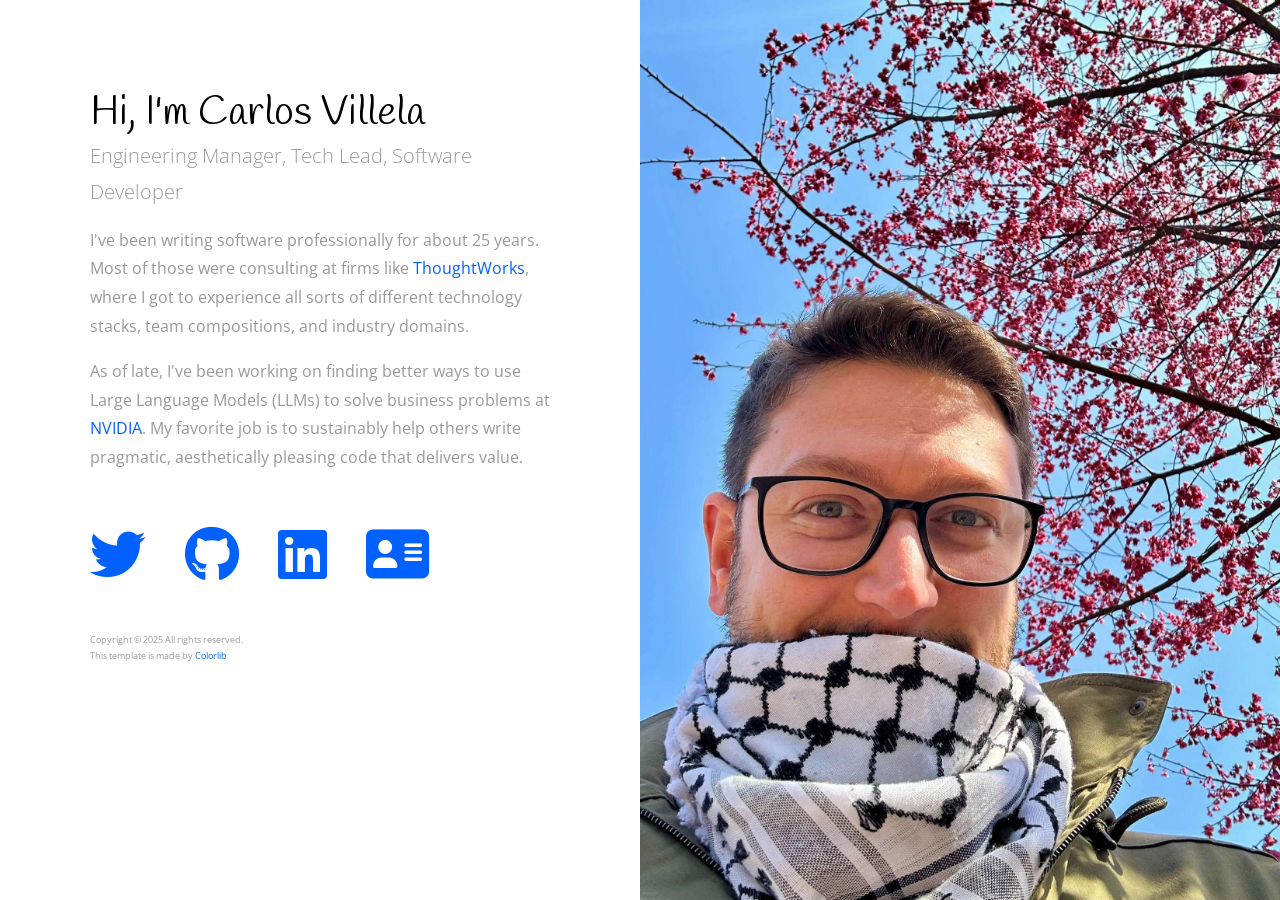
<file: index.html>
<!doctype html>
<html lang="en">
  <head>
    <title>lixo.org - Carlos Villela</title>
    <meta charset="utf-8">
    <meta name="viewport" content="width=device-width, initial-scale=1, shrink-to-fit=no">
    <meta name="description" content="Carlos Villela is an engineering manager, technical lead, and software developer focused on practical applications of large language models.">
    <meta property="og:type" content="profile">
    <meta property="og:title" content="Carlos Villela">
    <meta property="og:description" content="Carlos Villela is an engineering manager, technical lead, and software developer focused on practical applications of large language models.">
    <meta property="og:url" content="https://lixo.org/">
    <meta property="og:image" content="https://lixo.org/img/profile_big.jpg">
    <meta property="og:image:type" content="image/jpeg">
    <meta property="og:image:width" content="1737">
    <meta property="og:image:height" content="2316">
    <meta property="og:image:alt" content="Portrait of Carlos Villela beneath cherry blossoms">
    <meta property="profile:first_name" content="Carlos">
    <meta property="profile:last_name" content="Villela">
    <link rel="canonical" href="https://lixo.org/">
    <link rel="icon" href="favicon.svg" type="image/svg+xml">
    <link href="https://fonts.googleapis.com/css?family=Open+Sans:300,400" rel="stylesheet">
    <link rel="stylesheet" href="styles.css">
    <link rel="stylesheet" href="fonts/fontawesome/css/icons.css">
  </head>
  <body>
    <div>
      <aside role="img" aria-label="Portrait of Carlos Villela" style="background-image: url(img/profile_big.jpg);"></aside>
      <main>
        <h1 class="mb-0">Hi, I'm Carlos Villela</h1>
        <div class="mb-5">
          <p class="lead mb-3">Engineering Manager, Tech Lead, Software Developer</p>
          <p>
            I've been writing software professionally for about 25 years. Most of those were consulting at firms like <a href="https://thoughtworks.com">ThoughtWorks</a>, where I got to experience all sorts of different technology stacks, team compositions, and industry domains.
          </p>
          <p>
            As of late, I've been working on finding better ways to use Large Language Models (LLMs) to solve business problems at <a href="https://nvidia.com">NVIDIA</a>. My favorite job is to sustainably help others write pragmatic, aesthetically pleasing code that delivers value.
          </p>
        </div>

        <p class="display-4">
          <a href="https://twitter.com/cv" class="mr-4 fab fa-twitter" aria-label="Twitter"></a>
          <a href="https://github.com/cv" class="mr-4 fab fa-github" aria-label="GitHub"></a>
          <a href="https://linkedin.com/in/cvillela" class="mr-4 fab fa-linkedin" aria-label="LinkedIn"></a>
          <a href="/cv.vcf" class="mr-4 fa fa-address-card" aria-label="Download contact card"></a>
        </p>

        <p class="copyright">
          Copyright &copy; 2025 All rights reserved.<br/>
          This template is made by <a href="https://colorlib.com" target="_blank" rel="noopener">Colorlib</a>
        </p>
      </main>
    </div>
  </body>
</html>
</file>
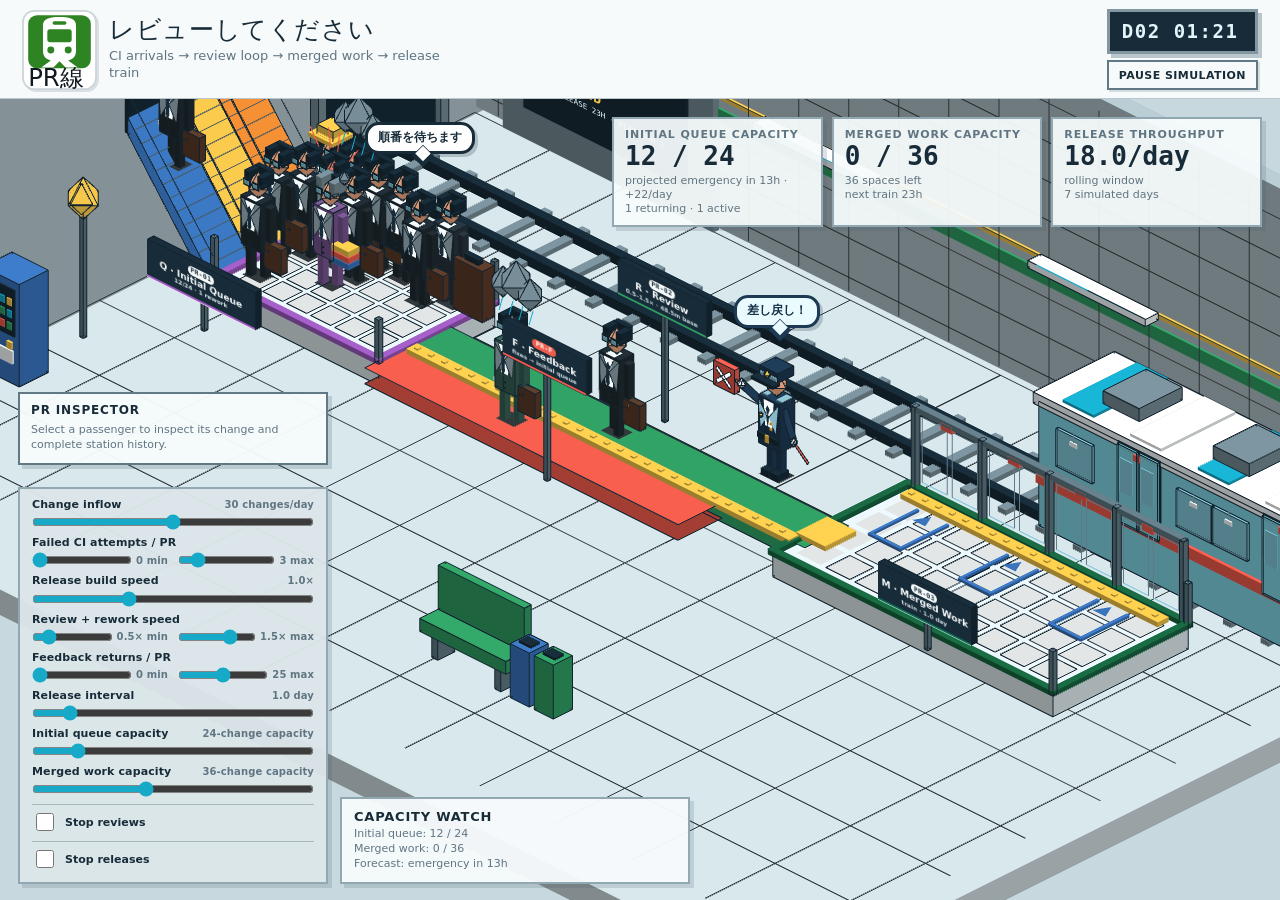
<file: please-review/index.html>
<!doctype html>
<html lang="en">
<head>
  <meta charset="utf-8">
  <meta name="viewport" content="width=device-width,initial-scale=1">
  <title>レビューしてください | PR Line CI Simulator</title>
  <style>
    :root {
      color-scheme: light;
      --ink: #172b38;
      --muted: #607582;
      --paper: #eaf1f3;
      --panel: rgba(247, 251, 252, .94);
      --line: #91a8b2;
      --cyan: #16a9c8;
      --red: #ef5b4c;
      --blue: #3974bd;
      --purple: #9b58bd;
      --orange: #ec8a32;
      --green: #138c80;
      --yellow: #f0c34a;
      --controls-width: 310px;
    }
    * { box-sizing: border-box; }
    html, body { margin: 0; min-height: 100%; background: var(--paper); color: var(--ink); font-family: Inter, ui-sans-serif, system-ui, -apple-system, BlinkMacSystemFont, "Segoe UI", sans-serif; }
    body { min-height: 100vh; }
    .app { min-height: 100vh; display: grid; grid-template-rows: auto minmax(620px, 1fr); align-content: start; }
    .topbar { display: flex; align-items: center; justify-content: space-between; gap: 24px; padding: 9px 22px 8px; background: #f6fafb; border-bottom: 1px solid #b8c8ce; }
    .brand { display: flex; align-items: center; gap: 12px; min-width: 0; }
    .pr-logo { display: block; flex: none; width: 75px; height: 80px; filter: drop-shadow(2px 2px 0 rgba(67, 89, 99, .16)); }
    .pr-logo .logo-plate { fill: #fff; stroke: #cbd4d7; stroke-width: 2; }
    .pr-logo .logo-field, .pr-logo .logo-cut { fill: #2e8422; }
    .pr-logo .logo-train { fill: #fff; }
    .pr-logo .logo-line-text { fill: #101820; font: 500 28px/1 ui-sans-serif, system-ui, sans-serif; }
    .brand-copy { display: grid; gap: 3px; min-width: 0; }
    .game-title { margin: 0; font-size: 25px; font-weight: 500; line-height: 1.05; letter-spacing: .025em; white-space: nowrap; }
    .subtitle { max-width: 360px; margin: 0; color: var(--muted); font-size: 13px; line-height: 1.35; }
    .simulation-tools { display: grid; justify-items: stretch; gap: 6px; flex: none; }
    .clock { font: 700 19px/1 ui-monospace, SFMono-Regular, Menlo, monospace; letter-spacing: .08em; background: var(--ink); color: #dff7fb; padding: 10px 12px; border: 3px solid #8297a0; box-shadow: 4px 4px 0 #b9c7cc; white-space: nowrap; }
    .pause-button { min-height: 30px; padding: 5px 10px; border: 2px solid #607984; background: #f6fafb; color: var(--ink); font: 800 11px/1 ui-sans-serif, system-ui, sans-serif; letter-spacing: .04em; text-transform: uppercase; cursor: pointer; box-shadow: 2px 2px 0 rgba(67, 89, 99, .18); }
    .pause-button:hover { background: #dff7fb; }
    .pause-button:focus-visible { outline: 3px solid var(--cyan); outline-offset: 2px; }
    .pause-button[aria-pressed="true"] { border-color: var(--red); background: #ffe5e0; color: #9b2e25; }
    .controls { position: absolute; z-index: 5; left: 18px; bottom: 16px; width: min(var(--controls-width), calc(100% - 36px)); display: grid; grid-template-columns: minmax(0, 1fr); gap: 7px; align-items: stretch; padding: 10px 12px 11px; background: rgba(220, 231, 234, .96); border: 2px solid #91a8b2; box-shadow: 4px 4px 0 rgba(67, 89, 99, .18); }
    .control { display: grid; min-width: 0; gap: 3px; font-size: 11px; font-weight: 750; line-height: 1.1; letter-spacing: .01em; }
    .control-heading { display: flex; align-items: baseline; justify-content: space-between; gap: 8px; min-width: 0; }
    .control output { flex: 0 1 auto; max-width: 54%; color: var(--muted); font-size: 10px; font-weight: 650; text-align: right; white-space: nowrap; overflow: hidden; text-overflow: ellipsis; }
    .range-pair { min-width: 0; margin: 0; padding: 0; border: 0; font-size: 11px; font-weight: 750; line-height: 1.1; letter-spacing: .01em; }
    .range-pair legend { width: 100%; margin: 0 0 3px; padding: 0; }
    .range-pair-grid { display: grid; grid-template-columns: repeat(2, minmax(0, 1fr)); gap: 10px; }
    .range-half { display: grid; grid-template-columns: minmax(0, 1fr) auto; align-items: center; gap: 4px; min-width: 0; }
    .range-half input { min-width: 0; }
    .range-bound { color: var(--muted); font-size: 10px; font-weight: 650; white-space: nowrap; }
    .range-bound output { color: inherit; font: inherit; }
    input[type="range"] { width: 100%; margin: 0; accent-color: var(--cyan); }
    .switch { display: flex; gap: 8px; align-items: center; min-height: 28px; padding-top: 5px; border-top: 1px solid rgba(96, 117, 130, .42); font-size: 11px; font-weight: 750; white-space: nowrap; }
    .switch input { width: 18px; height: 18px; accent-color: var(--red); }
    .scene { position: relative; min-height: 620px; overflow: hidden; background: linear-gradient(145deg, #b7c8cd 0 24%, #dfe9ec 24% 76%, #c9d7db 76%); }
    canvas { position: absolute; inset: 0; width: 100%; height: 100%; display: block; }
    .hud { position: absolute; z-index: 3; right: 18px; top: 18px; display: grid; grid-template-columns: repeat(3, minmax(150px, 1fr)); gap: 9px; width: min(650px, calc(100% - 36px)); pointer-events: none; }
    .stat { min-height: 94px; background: var(--panel); border: 2px solid #91a8b2; box-shadow: 4px 4px 0 rgba(67, 89, 99, .18); padding: 9px 11px 10px; }
    .stat.warning { border-color: var(--orange); background: rgba(255, 243, 220, .96); }
    .stat.emergency { border-color: var(--red); background: rgba(255, 229, 224, .97); box-shadow: 4px 4px 0 rgba(187, 54, 42, .24); }
    .stat-label { color: var(--muted); font-size: 11px; font-weight: 800; letter-spacing: .08em; text-transform: uppercase; }
    .stat-value { margin-top: 2px; font: 800 26px/1 ui-monospace, SFMono-Regular, Menlo, monospace; }
    .stat-detail { margin-top: 5px; color: var(--muted); font-size: 11px; line-height: 1.25; }
    .stat-detail span { display: block; min-height: 1.25em; white-space: normal; overflow-wrap: anywhere; }
    .scene-label { position: absolute; z-index: 2; transform: translate(-50%, -50%); width: clamp(44px, 5.8vw, 84px); pointer-events: none; padding: 3px 4px; background: rgba(23, 43, 56, .96); border: 1px solid #607984; color: #f6fafb; font-size: clamp(7px, .72vw, 10px); font-weight: 800; line-height: 1.08; text-align: center; text-shadow: 0 1px 0 #172b38; white-space: normal; }
    .scene-label small { display: block; margin-top: 2px; color: #c8d8de; font-size: clamp(6px, .58vw, 8px); font-weight: 700; line-height: 1.05; }
    .scene-label strong { display: block; font-weight: 800; }
    .station-code { display: inline-block; margin-bottom: 3px; padding: 1px 4px; background: #f6fafb; color: #172b38; border-radius: 999px; font: 800 clamp(6px, .58vw, 8px)/1 ui-monospace, SFMono-Regular, Menlo, monospace; letter-spacing: .04em; text-shadow: none; }
    .route-f .station-code { background: #ef5b4c; color: #fff; }
    .mapped-sign { display: flex; flex-direction: column; justify-content: center; width: auto; padding: var(--sign-pad, 2px 4px); overflow: hidden; transform-origin: 0 0; background: #172b38; border: 0; border-bottom: var(--sign-stripe, 2px) solid var(--sign-accent, #607984); box-shadow: none; font-size: var(--sign-font-size, 8px); }
    .mapped-sign .station-code { align-self: center; min-width: var(--sign-code-width, 25px); margin-bottom: var(--sign-code-gap, 1px); padding: var(--sign-code-pad, 1px 3px); font-size: var(--sign-code-size, 7px); }
    .scene-label.mapped-sign strong { font-size: var(--sign-strong-size, 8px); white-space: nowrap; }
    .mapped-sign small { margin-top: var(--sign-small-gap, 1px); font-size: var(--sign-small-size, 6px); white-space: nowrap; }
    #label-queue { --sign-accent: var(--purple); }
    #label-review { --sign-accent: #2e9f62; }
    #label-feedback { --sign-accent: var(--red); }
    #label-platform { --sign-accent: #086b52; }
    .departure-board { position: absolute; z-index: 2; display: flex; flex-direction: column; justify-content: center; transform-origin: 0 0; overflow: hidden; padding: var(--board-pad, 6px 8px); pointer-events: none; background: transparent; border: 0; box-shadow: none; color: #e9fbff; font-family: ui-monospace, SFMono-Regular, Menlo, monospace; text-transform: uppercase; }
    .departure-board-head { display: flex; align-items: center; gap: var(--board-gap, 6px); color: #b9d0d8; font-size: var(--board-head-size, 8px); line-height: 1; white-space: nowrap; }
    .departure-board-code { display: inline-grid; place-items: center; min-width: var(--board-code-width, 34px); padding: var(--board-code-pad, 3px 5px); background: #2e8422; color: #fff; font-weight: 800; }
    .departure-board strong { display: block; margin-top: var(--board-line-gap, 5px); color: #f0c34a; font-size: var(--board-strong-size, 13px); line-height: 1; letter-spacing: .06em; white-space: nowrap; }
    .departure-board small { display: block; margin-top: var(--board-small-gap, 4px); overflow: hidden; color: #e9fbff; font-size: var(--board-small-size, 8px); line-height: 1; white-space: nowrap; }
    .speech-layer { position: absolute; z-index: 4; inset: 0; overflow: hidden; pointer-events: none; }
    .speech-bubble { position: absolute; max-width: 154px; padding: 7px 10px 8px; color: #172b38; background: #fff; border: 3px solid #172b38; border-radius: 14px; box-shadow: 3px 3px 0 rgba(23, 43, 56, .22); font-size: clamp(11px, .9vw, 14px); font-weight: 800; line-height: 1; white-space: nowrap; transform-origin: var(--tail-x, 50%) 100%; animation: speech-pop .18s ease-out; }
    .speech-bubble::before { content: ""; position: absolute; left: var(--tail-x, 50%); bottom: -13px; width: 16px; height: 16px; background: #172b38; transform: translateX(-50%) rotate(45deg); }
    .speech-bubble::after { content: ""; position: absolute; left: var(--tail-x, 50%); bottom: -8px; width: 11px; height: 11px; background: #fff; transform: translateX(-50%) rotate(45deg); }
    .cop-bubble { border-color: #1d3953; background: #e9fbff; color: #102b42; }
    .cop-bubble::before { background: #1d3953; }
    .cop-bubble::after { background: #e9fbff; }
    @keyframes speech-pop { from { opacity: 0; transform: translateY(5px) scale(.82); } to { opacity: 1; transform: translateY(0) scale(1); } }
    @media (prefers-reduced-motion: reduce) { .speech-bubble { animation: none; } }
    #label-docs, #label-code, #label-image { display: none; }
    #label-feedback { width: clamp(62px, 6.5vw, 92px); }
    #label-platform { width: clamp(68px, 7.6vw, 110px); }
    .queue-label { width: clamp(72px, 8.6vw, 124px); }
    .queue-label strong { display: block; font-size: clamp(7px, .78vw, 11px); line-height: 1; }
    .queue-label small { color: #dce7ea; }
    .pr-inspector { position: absolute; z-index: 6; left: 18px; bottom: 435px; width: min(var(--controls-width), calc(100% - 36px)); max-height: min(260px, calc(100% - 450px)); overflow: hidden; padding: 9px 11px 10px; background: rgba(246, 250, 251, .97); border: 2px solid #607984; box-shadow: 4px 4px 0 rgba(67, 89, 99, .20); }
    .pr-inspector-header { display: flex; align-items: center; justify-content: space-between; gap: 8px; }
    .pr-inspector-header h2 { margin: 0; font-size: 12px; letter-spacing: .07em; text-transform: uppercase; }
    .pr-inspector-close { width: 24px; height: 24px; padding: 0; border: 1px solid #91a8b2; background: #fff; color: var(--ink); font-size: 17px; line-height: 1; cursor: pointer; }
    .pr-inspector-placeholder { margin: 6px 0 0; color: var(--muted); font-size: 11px; line-height: 1.35; }
    .pr-inspector-content { margin-top: 6px; overflow: hidden; }
    .pr-inspector-archetype { display: inline-block; padding: 2px 6px; background: var(--ink); color: #fff; font-size: 9px; font-weight: 800; letter-spacing: .04em; text-transform: uppercase; }
    .pr-inspector-title { display: block; margin-top: 4px; overflow: hidden; font-size: 13px; line-height: 1.2; text-overflow: ellipsis; white-space: nowrap; }
    .pr-inspector-description { margin: 3px 0 6px; color: var(--muted); font-size: 10px; line-height: 1.25; }
    .pr-inspector-metrics { display: grid; grid-template-columns: repeat(2, minmax(0, 1fr)); gap: 3px 9px; margin: 0 0 6px; font-size: 10px; }
    .pr-inspector-metrics div { display: flex; justify-content: space-between; gap: 5px; min-width: 0; }
    .pr-inspector-metrics dt { color: var(--muted); }
    .pr-inspector-metrics dd { margin: 0; overflow: hidden; font-weight: 750; text-align: right; text-overflow: ellipsis; white-space: nowrap; }
    .pr-history { max-height: 92px; margin: 0; padding: 0 0 0 18px; overflow: auto; color: var(--ink); font-size: 9px; line-height: 1.25; }
    .pr-history li { margin-bottom: 4px; padding-left: 2px; }
    .pr-history time { color: var(--muted); font-family: ui-monospace, SFMono-Regular, Menlo, monospace; }
    .pr-history strong, .pr-history span { display: block; }
    .pr-history span { color: var(--muted); }
    .selection-marker { position: absolute; z-index: 4; width: 34px; height: 18px; border: 3px solid var(--yellow); border-radius: 50%; box-shadow: 0 0 0 2px rgba(23, 43, 56, .75); transform: translate(-50%, -50%); pointer-events: none; }
    .capacity-alert { position: absolute; z-index: 4; left: calc(30px + var(--controls-width)); bottom: 16px; width: min(350px, calc(100% - var(--controls-width) - 66px)); padding: 10px 12px; background: rgba(246, 250, 251, .96); border: 2px solid #91a8b2; box-shadow: 4px 4px 0 rgba(67, 89, 99, .18); pointer-events: none; }
    .capacity-alert strong { display: block; font-size: 13px; letter-spacing: .06em; text-transform: uppercase; }
    .capacity-alert-detail { margin-top: 3px; color: var(--muted); font-size: 11px; line-height: 1.35; font-variant-numeric: tabular-nums; }
    .capacity-alert-detail span { display: block; margin: 0; overflow: hidden; text-overflow: ellipsis; white-space: nowrap; }
    .capacity-alert.warning { border-color: var(--orange); background: rgba(255, 243, 220, .97); }
    .capacity-alert.warning strong { color: #9c4d0c; }
    .capacity-alert.emergency { border-color: var(--red); background: rgba(255, 229, 224, .98); box-shadow: 5px 5px 0 rgba(187, 54, 42, .27); }
    .capacity-alert.emergency strong { color: #b22f25; }
    .scene.is-emergency::after { content: ""; position: absolute; z-index: 3; inset: 0; border: 7px solid rgba(239, 91, 76, .72); box-shadow: inset 0 0 35px rgba(239, 91, 76, .18); pointer-events: none; }
    .fallback { display: none; position: absolute; inset: 0; place-items: center; padding: 30px; text-align: center; background: #dce7ea; color: var(--ink); font-weight: 700; }
    .sr-only { position: absolute; width: 1px; height: 1px; padding: 0; margin: -1px; overflow: hidden; clip: rect(0,0,0,0); white-space: nowrap; border: 0; }
    @media (max-width: 1000px) {
      .scene { min-height: 780px; }
      .hud { grid-template-columns: 1fr; width: 190px; }
      .stat { min-height: 86px; padding: 7px 9px; }
      .stat-value { font-size: 21px; }
    }
    @media (max-width: 1140px) {
      .scene { min-height: 900px; }
    }
    @media (max-width: 520px) {
      .app { grid-template-rows: auto 1080px; }
      .topbar { gap: 10px; padding: 8px 12px 7px; }
      .brand { gap: 8px; }
      .pr-logo { width: 59px; height: 63px; }
      .game-title { font-size: 20px; }
      .subtitle { max-width: 170px; font-size: 10px; }
      .clock { font-size: 14px; padding: 8px; }
      .pause-button { min-height: 25px; padding: 4px 7px; font-size: 9px; }
      .controls { left: 10px; bottom: 10px; width: calc(100% - 20px); padding: 9px 10px 10px; }
      .scene { min-height: 1080px; }
      .hud { right: 10px; top: 10px; grid-template-columns: repeat(3, 1fr); width: calc(100% - 20px); gap: 5px; }
      .stat { min-width: 0; box-shadow: 2px 2px 0 rgba(67, 89, 99, .18); }
      .stat-label { font-size: 9px; }
      .stat-value { font-size: 18px; }
      .stat { min-height: 0; }
      .stat-detail { display: none; }
      .scene-label { padding: 1px 2px; }
      .scene-label small { display: none; }
      .station-code { margin-bottom: 1px; padding: 1px 3px; }
      .mapped-sign .station-code { display: none; }
      .scene-label.mapped-sign strong { font-size: 0; line-height: 1; }
      .scene-label.mapped-sign strong::after { content: attr(data-short); font-size: 8px; }
      .departure-board small { display: none; }
      #label-docs, #label-code, #label-image { display: none; }
      .queue-label small { display: none; }
      .pr-inspector { left: 10px; bottom: 460px; width: calc(100% - 20px); max-height: 180px; }
      .capacity-alert { left: 10px; bottom: 650px; width: calc(100% - 20px); padding: 8px 9px; }
      .capacity-alert strong { font-size: 11px; }
      .capacity-alert span { font-size: 9px; }
    }
    @media (max-width: 360px) {
      .topbar { gap: 6px; padding-inline: 8px; }
      .brand { gap: 6px; }
      .subtitle { display: none; }
      .pr-logo { width: 56px; height: 60px; }
      .game-title { font-size: 15px; }
      .clock { padding: 6px; border-width: 2px; font-size: 12px; }
      .pause-button { min-height: 23px; padding: 3px 5px; font-size: 8px; }
    }
  </style>
</head>
<body>
  <main class="app">
    <header class="topbar">
      <div class="brand">
        <svg class="pr-logo" viewBox="0 0 86 92" aria-hidden="true">
          <rect class="logo-plate" x="1" y="1" width="84" height="90" rx="13"/>
          <rect class="logo-field" x="7" y="6" width="72" height="61" rx="10"/>
          <path class="logo-train" d="M24 18c0-7 5-10 19-10s19 3 19 10v29c0 7-4 10-9 11l11 8H50l-7-7-7 7H22l11-8c-5-1-9-4-9-11V18Z"/>
          <rect class="logo-cut" x="29" y="22" width="28" height="15" rx="3"/>
          <rect class="logo-cut" x="35" y="13" width="16" height="4" rx="2"/>
          <circle class="logo-cut" cx="33" cy="46" r="4"/>
          <circle class="logo-cut" cx="53" cy="46" r="4"/>
          <text class="logo-line-text" x="7" y="87">PR線</text>
        </svg>
        <div class="brand-copy">
          <h1 class="game-title" lang="ja" aria-label="PR Line — レビューしてください">レビューしてください</h1>
          <p class="subtitle">CI arrivals → review loop → merged work → release train</p>
        </div>
      </div>
      <div class="simulation-tools">
        <div class="clock" id="sim-clock" aria-label="Simulated station time">D01 22:00</div>
        <button class="pause-button" id="pause-simulation" type="button" aria-controls="scene" aria-pressed="false">Pause simulation</button>
      </div>
    </header>

    <section class="scene" id="scene" aria-label="Animated isometric PR Line station showing CI, review, feedback, merged work, and release flow with a western train tunnel, tactile paving, platform screen doors, station furniture, black-suited office commuters, and a uniformed traffic officer">
      <canvas id="gl-canvas"></canvas>
      <div class="selection-marker" id="selection-marker" hidden></div>
      <div class="speech-layer" id="speech-layer" aria-hidden="true"></div>
      <div class="fallback" id="fallback">WebGL and Canvas2D are unavailable in this browser. Use a current browser.</div>

      <aside class="pr-inspector" id="pr-inspector" aria-live="polite">
        <div class="pr-inspector-header">
          <h2>PR inspector</h2>
          <button class="pr-inspector-close" id="pr-inspector-close" type="button" aria-label="Close PR inspector" hidden>×</button>
        </div>
        <p class="pr-inspector-placeholder" id="pr-inspector-placeholder">Select a passenger to inspect its change and complete station history.</p>
        <div class="pr-inspector-content" id="pr-inspector-content" hidden>
          <span class="pr-inspector-archetype" id="pr-inspector-archetype"></span>
          <strong class="pr-inspector-title" id="pr-inspector-title"></strong>
          <p class="pr-inspector-description" id="pr-inspector-description"></p>
          <dl class="pr-inspector-metrics">
            <div><dt>Status</dt><dd id="pr-inspector-state"></dd></div>
            <div><dt>Age</dt><dd id="pr-inspector-age"></dd></div>
            <div><dt>CI</dt><dd id="pr-inspector-ci"></dd></div>
            <div><dt>Returns</dt><dd id="pr-inspector-returns"></dd></div>
          </dl>
          <ol class="pr-history" id="pr-history"></ol>
        </div>
      </aside>

      <section class="controls" aria-label="Simulation controls">
        <label class="control">
          <span class="control-heading"><span>Change inflow</span><output id="inflow-output">30 changes/day</output></span>
          <input id="inflow" type="range" min="0" max="60" step="1" value="30">
        </label>
        <fieldset class="range-pair">
          <legend>Failed CI attempts / PR</legend>
          <div class="range-pair-grid">
            <label class="range-half"><input id="ci-retries-min" type="range" min="0" max="20" step="1" value="0"><span class="range-bound"><output id="ci-retries-min-output">0</output> min</span></label>
            <label class="range-half"><input id="ci-retries-max" type="range" min="0" max="20" step="1" value="3"><span class="range-bound"><output id="ci-retries-max-output">3</output> max</span></label>
          </div>
        </fieldset>
        <label class="control">
          <span class="control-heading"><span>Release build speed</span><output id="release-build-output">1.0×</output></span>
          <input id="release-build-speed" type="range" min="0.5" max="2" step="0.1" value="1">
        </label>
        <fieldset class="range-pair">
          <legend>Review + rework speed</legend>
          <div class="range-pair-grid">
            <label class="range-half"><input id="review-speed-min" type="range" min="0.25" max="2" step="0.05" value="0.5"><span class="range-bound"><output id="review-min-output">0.5×</output> min</span></label>
            <label class="range-half"><input id="review-speed-max" type="range" min="0.25" max="2" step="0.05" value="1.5"><span class="range-bound"><output id="review-max-output">1.5×</output> max</span></label>
          </div>
        </fieldset>
        <fieldset class="range-pair">
          <legend>Feedback returns / PR</legend>
          <div class="range-pair-grid">
            <label class="range-half"><input id="feedback-min" type="range" min="0" max="50" step="1" value="0"><span class="range-bound"><output id="feedback-min-output">0</output> min</span></label>
            <label class="range-half"><input id="feedback-max" type="range" min="0" max="50" step="1" value="25"><span class="range-bound"><output id="feedback-max-output">25</output> max</span></label>
          </div>
        </fieldset>
        <label class="control">
          <span class="control-heading"><span>Release interval</span><output id="release-output">1.0 day</output></span>
          <input id="release-days" type="range" min="0.25" max="7" step="0.25" value="1">
        </label>
        <label class="control">
          <span class="control-heading"><span>Initial queue capacity</span><output id="hold-capacity-output">24-change capacity</output></span>
          <input id="hold-capacity" type="range" min="18" max="60" step="6" value="24" aria-describedby="hold-capacity-output">
        </label>
        <label class="control">
          <span class="control-heading"><span>Merged work capacity</span><output id="platform-capacity-output">36-change capacity</output></span>
          <input id="platform-capacity" type="range" min="18" max="63" step="9" value="36" aria-describedby="platform-capacity-output">
        </label>
        <label class="switch"><input id="stop-reviews" type="checkbox"> Stop reviews</label>
        <label class="switch"><input id="stop-releases" type="checkbox"> Stop releases</label>
      </section>


      <div class="hud" aria-live="polite">
        <div class="stat" id="review-stat"><div class="stat-label">Initial queue capacity</div><div class="stat-value" id="review-backlog">0 / 24</div><div class="stat-detail" id="review-detail"><span>24 spaces before emergency</span><span>0 returning · 0 active</span></div></div>
        <div class="stat" id="platform-stat"><div class="stat-label">Merged work capacity</div><div class="stat-value" id="platform-backlog">0 / 36</div><div class="stat-detail" id="platform-detail"><span>36 spaces before emergency</span><span>next train 2h</span></div></div>
        <div class="stat"><div class="stat-label">Release throughput</div><div class="stat-value" id="throughput">0.0/day</div><div class="stat-detail"><span>rolling window</span><span>7 simulated days</span></div></div>
      </div>
      <div class="sr-only" id="release-phase-status" role="status" aria-live="polite"></div>
      <div class="sr-only" id="simulation-status" role="status" aria-live="polite"></div>

      <div class="scene-label route-d" id="label-docs">D · Docs express<small>1.6m baseline</small></div>
      <div class="scene-label route-c" id="label-code">C · Code gate<small>10.5m baseline</small></div>
      <div class="scene-label route-i" id="label-image">I · Code + managed images<small>28m baseline</small></div>
      <div class="scene-label mapped-sign route-r" id="label-review"><span class="station-code">PR-02</span><strong data-short="R">R · Review</strong><small id="review-label-detail">approval · 48.5m/pass</small></div>
      <div class="scene-label mapped-sign route-f" id="label-feedback"><span class="station-code">PR-F</span><strong data-short="F">F · Feedback</strong><small>fixes → initial queue</small></div>
      <div class="scene-label mapped-sign queue-label route-r" id="label-queue"><span class="station-code">PR-01</span><strong data-short="Q">Q · Initial Queue</strong><small>0/24 · 0 rework</small></div>
      <div class="scene-label mapped-sign" id="label-platform"><span class="station-code">PR-03</span><strong data-short="M">M · Merged Work</strong><small id="platform-label-detail">train · 1.0 day</small></div>

      <div class="departure-board" id="departure-board" aria-hidden="true">
        <div class="departure-board-head"><span class="departure-board-code">PR-01</span><span lang="ja">レビュー線</span></div>
        <strong id="departure-status">ON TIME</strong>
        <small id="departure-detail">NEXT RELEASE · PLATFORM 3</small>
      </div>

      <div class="capacity-alert" id="capacity-alert" role="status" aria-live="polite">
        <strong id="capacity-alert-title">Capacity watch</strong>
        <div class="capacity-alert-detail" id="capacity-alert-detail">
          <span id="capacity-alert-hold">Initial queue: 0 / 24</span>
          <span id="capacity-alert-platform">Merged work: 0 / 36</span>
          <span id="capacity-alert-status">Forecast: collecting trend</span>
        </div>
      </div>

    </section>

  </main>

  <script>
  (() => {
    "use strict";
    const canvas = document.getElementById("gl-canvas");
    const scene = document.getElementById("scene");
    const speechLayer = document.getElementById("speech-layer");
    const fallback = document.getElementById("fallback");
    const gl = canvas.getContext("webgl", { antialias: true, alpha: false, depth: true });
    const context2d = gl ? null : canvas.getContext("2d");
    if (!gl && !context2d) {
      fallback.style.display = "grid";
      return;
    }

    const $ = (id) => document.getElementById(id);
    const controls = {
      inflow: $("inflow"), ciRetriesMin: $("ci-retries-min"), ciRetriesMax: $("ci-retries-max"), releaseBuild: $("release-build-speed"),
      reviewMin: $("review-speed-min"), reviewMax: $("review-speed-max"), feedbackMin: $("feedback-min"), feedbackMax: $("feedback-max"), release: $("release-days"), holdSize: $("hold-capacity"),
      platformSize: $("platform-capacity"), stopReviews: $("stop-reviews"), stop: $("stop-releases")
    };
    const outputs = {
      inflow: $("inflow-output"), ciRetriesMin: $("ci-retries-min-output"), ciRetriesMax: $("ci-retries-max-output"), releaseBuild: $("release-build-output"),
      reviewMin: $("review-min-output"), reviewMax: $("review-max-output"), feedbackMin: $("feedback-min-output"), feedbackMax: $("feedback-max-output"), release: $("release-output"), holdSize: $("hold-capacity-output"),
      platformSize: $("platform-capacity-output")
    };
    const ui = {
      clock: $("sim-clock"), review: $("review-backlog"), reviewDetail: $("review-detail"),
      platform: $("platform-backlog"), platformDetail: $("platform-detail"), throughput: $("throughput"),
      reviewStat: $("review-stat"), platformStat: $("platform-stat"),
      queueLabel: $("label-queue"), reviewLabel: $("review-label-detail"), platformLabel: $("platform-label-detail"),
      alert: $("capacity-alert"), alertTitle: $("capacity-alert-title"),
      alertHold: $("capacity-alert-hold"), alertPlatform: $("capacity-alert-platform"), alertStatus: $("capacity-alert-status"),
      departureBoard: $("departure-board"), departureStatus: $("departure-status"), departureDetail: $("departure-detail"),
      releasePhase: $("release-phase-status"), pauseButton: $("pause-simulation"), simulationStatus: $("simulation-status"), selectionMarker: $("selection-marker"),
      inspectorClose: $("pr-inspector-close"), inspectorPlaceholder: $("pr-inspector-placeholder"), inspectorContent: $("pr-inspector-content"), inspectorArchetype: $("pr-inspector-archetype"), inspectorTitle: $("pr-inspector-title"), inspectorDescription: $("pr-inspector-description"), inspectorState: $("pr-inspector-state"), inspectorAge: $("pr-inspector-age"), inspectorCi: $("pr-inspector-ci"), inspectorReturns: $("pr-inspector-returns"), history: $("pr-history")
    };

    const vertexSource = `
      attribute vec3 a_position;
      attribute vec3 a_color;
      uniform vec2 u_scale;
      uniform vec2 u_pan;
      uniform float u_depth_bias;
      varying vec3 v_color;
      void main() {
        float isoX = a_position.x - a_position.z;
        float isoY = (a_position.x + a_position.z) * 0.5 - a_position.y * 1.42;
        float depth = 0.12 - (a_position.x + a_position.z + a_position.y * 0.7) * 0.018 + u_depth_bias;
        gl_Position = vec4(isoX * u_scale.x + u_pan.x, -isoY * u_scale.y + u_pan.y, depth, 1.0);
        v_color = a_color;
      }`;
    const fragmentSource = `
      precision mediump float;
      varying vec3 v_color;
      void main() { gl_FragColor = vec4(v_color, 1.0); }`;

    let loc = null, buffers = null;
    if (gl) {
      function compile(type, source) {
        const shader = gl.createShader(type);
        gl.shaderSource(shader, source);
        gl.compileShader(shader);
        if (!gl.getShaderParameter(shader, gl.COMPILE_STATUS)) throw new Error(gl.getShaderInfoLog(shader));
        return shader;
      }
      const program = gl.createProgram();
      gl.attachShader(program, compile(gl.VERTEX_SHADER, vertexSource));
      gl.attachShader(program, compile(gl.FRAGMENT_SHADER, fragmentSource));
      gl.linkProgram(program);
      if (!gl.getProgramParameter(program, gl.LINK_STATUS)) throw new Error(gl.getProgramInfoLog(program));
      gl.useProgram(program);
      loc = {
        position: gl.getAttribLocation(program, "a_position"), color: gl.getAttribLocation(program, "a_color"),
        scale: gl.getUniformLocation(program, "u_scale"), pan: gl.getUniformLocation(program, "u_pan"),
        depth: gl.getUniformLocation(program, "u_depth_bias")
      };
      buffers = {
        staticP: gl.createBuffer(), staticC: gl.createBuffer(), staticLP: gl.createBuffer(), staticLC: gl.createBuffer(),
        dynamicP: gl.createBuffer(), dynamicC: gl.createBuffer(), dynamicLP: gl.createBuffer(), dynamicLC: gl.createBuffer()
      };
      gl.enable(gl.DEPTH_TEST);
      gl.depthFunc(gl.LEQUAL);
      gl.clearColor(0.78, 0.85, 0.87, 1);
    }

    const palette = {
      ink: "#172b38", floor: "#c9d7db", floor2: "#dce7ea", wall: "#aebfc5", wallDark: "#758b95",
      white: "#f6fafb", cyan: "#16a9c8", cyanLight: "#7fd4e3", red: "#ef5b4c", blue: "#3974bd",
      purple: "#9b58bd", orange: "#ec8a32", green: "#2f9d62", greenDark: "#17643f", yellow: "#f0c34a", rail: "#607984",
      glass: "#82c7d7", skin: "#d79773", shadow: "#81959e", leather: "#5b3a29", suit: "#202b32", lapel: "#68767c"
    };
    function rgb(hex, factor = 1) {
      const n = parseInt(hex.slice(1), 16);
      return [Math.min(1, ((n >> 16) & 255) / 255 * factor), Math.min(1, ((n >> 8) & 255) / 255 * factor), Math.min(1, (n & 255) / 255 * factor)];
    }
    function mixHex(a,b,t){
      const an=parseInt(a.slice(1),16),bn=parseInt(b.slice(1),16),mix=(shift)=>Math.round(lerp((an>>shift)&255,(bn>>shift)&255,t));
      return `#${[mix(16),mix(8),mix(0)].map(n=>n.toString(16).padStart(2,"0")).join("")}`;
    }
    function mesh() { return { p: [], c: [], lp: [], lc: [] }; }
    function pushVertex(list, p) { list.push(p[0], p[1], p[2]); }
    function tri(m, a, b, c, color) { for (const p of [a, b, c]) { pushVertex(m.p, p); m.c.push(...color); } }
    function edge(m, a, b, color = rgb(palette.ink, .8)) { pushVertex(m.lp, a); pushVertex(m.lp, b); m.lc.push(...color, ...color); }
    function quad(m, a, b, c, d, color, outline = true) {
      tri(m, a, b, c, color); tri(m, a, c, d, color);
      if (outline) { edge(m, a, b); edge(m, b, c); edge(m, c, d); edge(m, d, a); }
    }
    function box(m, x, y, z, w, h, d, hex, outline = true) {
      const x0 = x - w / 2, x1 = x + w / 2, y0 = y - h / 2, y1 = y + h / 2, z0 = z - d / 2, z1 = z + d / 2;
      const p000 = [x0,y0,z0], p100 = [x1,y0,z0], p110 = [x1,y1,z0], p010 = [x0,y1,z0];
      const p001 = [x0,y0,z1], p101 = [x1,y0,z1], p111 = [x1,y1,z1], p011 = [x0,y1,z1];
      quad(m,p010,p110,p111,p011,rgb(hex,1.08),outline);
      quad(m,p000,p001,p101,p100,rgb(hex,.70),outline);
      quad(m,p000,p100,p110,p010,rgb(hex,.88),outline);
      quad(m,p100,p101,p111,p110,rgb(hex,.76),outline);
      quad(m,p101,p001,p011,p111,rgb(hex,.64),outline);
      quad(m,p001,p000,p010,p011,rgb(hex,.82),outline);
    }
    function octahedron(m, x, y, z, r, hex) {
      const top=[x,y+r,z], bottom=[x,y-r,z], pts=[[x+r,y,z],[x,y,z+r],[x-r,y,z],[x,y,z-r]];
      for(let i=0;i<4;i+=1){ const a=pts[i], b=pts[(i+1)%4]; tri(m,top,a,b,rgb(hex,1.02)); tri(m,bottom,b,a,rgb(hex,.78)); edge(m,a,b); edge(m,top,a); edge(m,bottom,a); }
    }
    function lerp(a,b,t){ return a+(b-a)*t; }
    function pointBetween(a,b,t){ return { x:lerp(a.x,b.x,t), y:lerp(a.y,b.y,t), z:lerp(a.z,b.z,t) }; }
    function ramp(m, a, b, width, thickness, hex) {
      const dx=b.x-a.x, dz=b.z-a.z, len=Math.hypot(dx,dz)||1, px=-dz/len*width/2, pz=dx/len*width/2;
      const aL=[a.x+px,a.y,a.z+pz], aR=[a.x-px,a.y,a.z-pz], bL=[b.x+px,b.y,b.z+pz], bR=[b.x-px,b.y,b.z-pz];
      const aLb=[aL[0],aL[1]-thickness,aL[2]], aRb=[aR[0],aR[1]-thickness,aR[2]], bLb=[bL[0],bL[1]-thickness,bL[2]], bRb=[bR[0],bR[1]-thickness,bR[2]];
      quad(m,aL,bL,bR,aR,rgb(hex,1.04)); quad(m,aLb,aRb,bRb,bLb,rgb(hex,.68)); quad(m,aL,aLb,bLb,bL,rgb(hex,.82)); quad(m,aR,bR,bRb,aRb,rgb(hex,.72));
      for(let i=1;i<12;i+=1){ const t=i/12, l=pointBetween({x:aL[0],y:aL[1]+.018,z:aL[2]},{x:bL[0],y:bL[1]+.018,z:bL[2]},t), r=pointBetween({x:aR[0],y:aR[1]+.018,z:aR[2]},{x:bR[0],y:bR[1]+.018,z:bR[2]},t); edge(m,[l.x,l.y,l.z],[r.x,r.y,r.z],rgb(palette.rail,.75)); }
      edge(m,[aL[0],aL[1]+.35,aL[2]],[bL[0],bL[1]+.35,bL[2]],rgb(palette.ink)); edge(m,[aR[0],aR[1]+.35,aR[2]],[bR[0],bR[1]+.35,bR[2]],rgb(palette.ink));
    }
    function corridor(m,a,b,width,thickness,hex){
      const dx=b.x-a.x,dz=b.z-a.z,len=Math.hypot(dx,dz)||1,px=-dz/len*width/2,pz=dx/len*width/2;
      const aL=[a.x+px,a.y,a.z+pz],aR=[a.x-px,a.y,a.z-pz],bL=[b.x+px,b.y,b.z+pz],bR=[b.x-px,b.y,b.z-pz];
      quad(m,aL,bL,bR,aR,rgb(hex,1.04));quad(m,[aL[0],aL[1]-thickness,aL[2]],[aR[0],aR[1]-thickness,aR[2]],[bR[0],bR[1]-thickness,bR[2]],[bL[0],bL[1]-thickness,bL[2]],rgb(hex,.68));
      edge(m,aL,bL,rgb(palette.ink));edge(m,aR,bR,rgb(palette.ink));
    }
    function stationSign(m,x,groundY,z,w,h,accent,boardY=groundY+1.75){
      const postTop=boardY-h/2,postH=Math.max(.18,postTop-groundY);
      box(m,x,groundY+postH/2,z,.07,postH,.07,palette.rail);box(m,x,boardY,z,w,h,.12,palette.ink);
      box(m,x,boardY-h*.38,z+.071,w*.90,.055,.025,accent,false);
    }
    function tactileStripX(m,x0,x1,y,z){
      const left=Math.min(x0,x1),right=Math.max(x0,x1);
      box(m,(left+right)/2,y+.035,z,right-left,.07,.22,palette.yellow,false);
      for(let x=left+.12;x<right;x+=.27)box(m,x,y+.082,z,.075,.025,.075,palette.yellow,false);
    }
    function boardingGuide(m,x,y,z0,z1){
      const center=(z0+z1)/2,depth=Math.abs(z1-z0),lineColor=palette.blue;
      box(m,x-.30,y+.045,center,.055,.035,depth,lineColor,false);box(m,x+.30,y+.045,center,.055,.035,depth,lineColor,false);
      box(m,x,y+.045,z1,.65,.035,.055,lineColor,false);
      tri(m,[x-.13,y+.068,z0+.28],[x+.13,y+.068,z0+.28],[x,y+.068,z0+.03],rgb(lineColor));
    }
    function platformScreenDoors(m,open=false){
      const z=trainDeck.trackEdgeZ-.035,y=trainDeck.y,x0=trainDeck.centerX-trainDeck.fixedWidth/2+.12,bay=1.34,slide=open?.24:0;
      for(let i=0;i<=4;i+=1)box(m,x0+i*bay,y+.58,z,.075,1.16,.10,palette.rail);
      for(let i=0;i<4;i+=1){
        const center=x0+(i+.5)*bay,left=center-.30-slide,right=center+.30+slide;
        for(const panelX of [left,right]){
          edge(m,[panelX-.25,y+.12,z-.015],[panelX-.25,y+1.04,z-.015],rgb(palette.rail));edge(m,[panelX+.25,y+.12,z-.015],[panelX+.25,y+1.04,z-.015],rgb(palette.rail));
          edge(m,[panelX-.25,y+1.04,z-.015],[panelX+.25,y+1.04,z-.015],rgb(palette.rail));edge(m,[panelX-.25,y+.12,z-.015],[panelX+.25,y+.12,z-.015],rgb(palette.glass));
        }
        box(m,center,y+1.10,z,.22,.10,.12,open?palette.green:palette.red,false);
      }
      box(m,trainDeck.centerX,y+1.15,z,trainDeck.fixedWidth-.18,.08,.12,palette.rail,false);
    }
    function vendingMachine(m,x,groundY,z){
      box(m,x,groundY+.72,z,.72,1.44,.58,palette.blue);box(m,x,groundY+1.01,z+.305,.58,.66,.035,palette.ink,false);
      for(let row=0;row<3;row+=1)for(let col=0;col<4;col+=1)box(m,x-.21+col*.14,groundY+.82+row*.17,z+.33,.09,.10,.025,[palette.cyan,palette.yellow,palette.red,palette.green][(row+col)%4],false);
      box(m,x,groundY+.39,z+.32,.54,.18,.035,palette.white,false);box(m,x+.22,groundY+.56,z+.34,.10,.10,.035,palette.yellow,false);
    }
    function stationBench(m,x,groundY,z){
      box(m,x,groundY+.42,z,1.72,.18,.48,palette.green);box(m,x,groundY+.82,z-.20,1.72,.62,.14,palette.green);
      for(const lx of [x-.63,x+.63])box(m,lx,groundY+.20,z,.12,.40,.34,palette.rail);
    }
    function stationBins(m,x,groundY,z){
      box(m,x-.24,groundY+.38,z,.38,.76,.38,palette.blue);box(m,x+.24,groundY+.38,z,.38,.76,.38,palette.green);
      box(m,x-.24,groundY+.78,z,.24,.035,.18,palette.ink,false);box(m,x+.24,groundY+.78,z,.24,.035,.18,palette.ink,false);
    }
    function safetyMirror(m,x,groundY,z){
      box(m,x,groundY+.92,z,.07,1.84,.07,palette.rail);octahedron(m,x,groundY+1.95,z,.30,palette.yellow);octahedron(m,x,groundY+1.95,z+.035,.22,palette.glass);
    }
    function setDeckCapacity(deck,capacity){
      deck.capacity=capacity;
      deck.rows=Math.max(2,Math.ceil(capacity/deck.cols));
      deck.width=deck.fixedWidth;
      deck.depth=(deck.rows-1)*deck.gap+deck.slot+.48;
      deck.x=deck.centerX;
      deck.z=deck.trackEdgeZ+deck.depth/2;
    }
    function capacityDeck(m,deck,edgeHex){
      const {width,depth}=deck;
      box(m,deck.x,deck.y-.16,deck.z,width,.32,depth,palette.floor2);
      for(let index=0;index<deck.capacity;index+=1){
        const col=index%deck.cols,row=Math.floor(index/deck.cols),x=deck.x+(col-(deck.cols-1)/2)*deck.gap,z=deck.z+(row-(deck.rows-1)/2)*deck.gap,s=deck.slot/2;
        const outline=col>=(deck.clearEntranceCols||0);
        quad(m,[x-s,deck.y+.012,z-s],[x+s,deck.y+.012,z-s],[x+s,deck.y+.012,z+s],[x-s,deck.y+.012,z+s],rgb(palette.white,.92),outline);
      }
      box(m,deck.x,deck.y+.035,deck.z-depth/2,width+.08,.07,.12,edgeHex,false);box(m,deck.x,deck.y+.035,deck.z+depth/2,width+.08,.07,.12,edgeHex,false);
      box(m,deck.x-width/2,deck.y+.035,deck.z,.12,.07,depth+.08,edgeHex,false);
      box(m,deck.x+width/2,deck.y+.035,deck.z,.12,.07,depth+.08,edgeHex,false);
      const postXs=deck.omitWestPosts?[deck.x+width/2]:[deck.x-width/2,deck.x+width/2];
      for(const x of postXs)for(const z of [deck.z-depth/2,deck.z+depth/2])box(m,x,deck.y+.31,z,.08,.62,.08,palette.rail);
    }
    function crowdFrame(m,deck,ratio){
      if(ratio<.75)return;
      const {width,depth}=deck,color=ratio>=1?palette.red:palette.orange;
      box(m,deck.x,deck.y+.035,deck.z-depth/2,width+.08,.07,.12,color,false);
      box(m,deck.x,deck.y+.035,deck.z+depth/2,width+.08,.07,.12,color,false);
      box(m,deck.x-width/2,deck.y+.035,deck.z,.12,.07,depth+.08,color,false);
      box(m,deck.x+width/2,deck.y+.035,deck.z,.12,.07,depth+.08,color,false);
    }

    const routes = {
      docs:{a:{x:-9.89,y:2.46,z:-1.65},b:{x:-8.19,y:.76,z:-1.65},minutes:1.6,color:palette.orange},
      code:{a:{x:-9.89,y:2.46,z:-.85},b:{x:-8.19,y:.76,z:-.85},minutes:10.5,color:palette.yellow},
      image:{a:{x:-9.89,y:2.46,z:-.05},b:{x:-8.19,y:.76,z:-.05},minutes:28,color:palette.blue}
    };
    const holdDeck={y:.76,gap:.48,slot:.40,cols:6,fixedWidth:3.28,centerX:-6.55,trackEdgeZ:-2.01};
    const trainDeck={y:.76,gap:.58,slot:.48,cols:9,fixedWidth:5.60,centerX:5.65,trackEdgeZ:-2.50,clearEntranceCols:1,omitWestPosts:true};
    setDeckCapacity(holdDeck,24);setDeckCapacity(trainDeck,36);
    const reviewStart={x:-4.91,y:.78,z:-.65},reviewCheckpoint={x:1.35,y:.78,z:-.65},platformEntry={x:3.08,y:.78,z:-.65};
    const feedbackTurn={x:1.35,y:.78,z:.15},feedbackQueueEntrance={x:-4.91,y:.78,z:.15},guardPost={x:1.35,y:.78,z:-1.38};
    const signAnchors={
      queue:{x:-7.3,y:1.42,z:1.4},review:{x:-.85,y:2.52,z:-1.35},feedback:{x:-.85,y:2.52,z:1.0},platform:{x:6.3,y:1.42,z:.55}
    };

    const staticMesh=mesh();
    box(staticMesh,0,-.18,.3,21,.36,14.5,palette.floor,false);
    box(staticMesh,0,2.35,-6.85,21,4.5,.28,palette.wall,false);
    box(staticMesh,-10.10,2.25,.3,.24,4.5,14.5,palette.wall,false);
    box(staticMesh,-9.96,1.28,-4.7,.08,2.56,2.28,palette.ink,false);
    box(staticMesh,-9.90,2.60,-4.7,.16,.16,2.58,palette.wallDark);
    box(staticMesh,-9.90,1.30,-5.92,.16,2.76,.16,palette.wallDark);
    box(staticMesh,-9.90,1.30,-3.48,.16,2.76,.16,palette.wallDark);
    box(staticMesh,-7.2,1.25,-6.62,4.2,2.3,.12,palette.wallDark,false);
    box(staticMesh,-7.2,1.25,-6.52,3.25,1.35,.05,palette.ink,false);
    box(staticMesh,0,1.72,-6.68,20,.18,.045,palette.green,false);
    box(staticMesh,0,1.98,-6.68,20,.06,.045,palette.yellow,false);
    for(let x=-9.5;x<=9.5;x+=1)edge(staticMesh,[x,.15,-6.67],[x,4.45,-6.67],rgb(palette.wallDark,.34));
    for(let y=.35;y<=4.35;y+=.55)edge(staticMesh,[-9.95,y,-6.67],[9.95,y,-6.67],rgb(palette.wallDark,.34));
    for(const x of [-5.5,0,5.5]){box(staticMesh,x,4.08,-3.55,2.35,.10,.26,palette.white);edge(staticMesh,[x-1.0,4.13,-3.42],[x+1.0,4.13,-3.42],rgb(palette.cyan));}
    for(let x=-10;x<=10;x+=1.5) edge(staticMesh,[x,.015,-6.7],[x,.015,6.7],rgb(palette.wallDark,.38));
    for(let z=-6.7;z<=6.7;z+=1.5) edge(staticMesh,[-10,.015,z],[10,.015,z],rgb(palette.wallDark,.38));

    for(const info of Object.values(routes)) ramp(staticMesh,info.a,info.b,.78,.24,info.color);
    for(const info of Object.values(routes)) box(staticMesh,-9.94,2.82,info.a.z,.08,1.22,.72,palette.ink,false);
    corridor(staticMesh,reviewStart,platformEntry,.88,.22,palette.green);
    corridor(staticMesh,feedbackTurn,feedbackQueueEntrance,.88,.22,palette.red);
    tactileStripX(staticMesh,-4.78,2.86,.78,-.22);
    tactileStripX(staticMesh,3.08,8.22,.80,trainDeck.trackEdgeZ+.27);
    box(staticMesh,3.10,.84,-.62,.58,.07,.62,palette.yellow,false);
    for(const guideX of [3.85,5.65,7.45])boardingGuide(staticMesh,guideX,.80,-2.00,-1.05);
    vendingMachine(staticMesh,-9.42,.02,3.05);
    stationBench(staticMesh,1.15,.02,4.45);
    stationBins(staticMesh,2.48,.02,4.45);
    safetyMirror(staticMesh,-9.42,.02,1.70);
    box(staticMesh,-9.94,1.55,5.15,.08,1.25,1.85,palette.white);
    box(staticMesh,-9.885,1.74,5.15,.025,.12,1.60,palette.green,false);box(staticMesh,-9.88,1.40,5.15,.025,.08,1.35,palette.blue,false);

    stationSign(staticMesh,-7.3,.76,1.4,2.15,.52,palette.purple,signAnchors.queue.y);
    stationSign(staticMesh,-.85,.78,-1.35,1.75,.48,palette.green,signAnchors.review.y);
    stationSign(staticMesh,-.85,.78,1.0,1.65,.48,palette.red,signAnchors.feedback.y);
    stationSign(staticMesh,6.3,.76,.55,1.85,.52,palette.greenDark,signAnchors.platform.y);

    box(staticMesh,0,.08,-4.25,20,.14,.15,palette.ink,false); box(staticMesh,0,.08,-5.15,20,.14,.15,palette.ink,false);
    for(let x=-9.5;x<=9.5;x+=.75) box(staticMesh,x,.02,-4.70,.16,.10,1.45,palette.wallDark,false);
    box(staticMesh,7.9,.35,-6.1,3.2,.65,.7,palette.wallDark); box(staticMesh,7.9,1.0,-6.25,2.45,.85,.08,palette.ink);

    const staticArrays = {
      p:new Float32Array(staticMesh.p), c:new Float32Array(staticMesh.c), lp:new Float32Array(staticMesh.lp), lc:new Float32Array(staticMesh.lc)
    };
    function scaleRecentGeometry(m,start,x,y,z,scale){for(const key of ["p","lp"]){for(let i=start[key];i<m[key].length;i+=3){m[key][i]=x+(m[key][i]-x)*scale;m[key][i+1]=y+(m[key][i+1]-y)*scale;m[key][i+2]=z+(m[key][i+2]-z)*scale;}}}
    function robotPassenger(m,x,y,z,p,moving,now){
      const step=moving?Math.sin(now/130+p.agitationPhase)*.055:0,bob=Math.abs(Math.sin(now/280+p.agitationPhase))*.025;
      y+=bob;quad(m,[x-.19,y+.01,z-.15],[x+.19,y+.01,z-.15],[x+.19,y+.01,z+.15],[x-.19,y+.01,z+.15],rgb(palette.shadow,.38),false);
      box(m,x-.10,y+.27,z+step,.12,.50,.12,palette.rail,false);box(m,x+.10,y+.27,z-step,.12,.50,.12,palette.rail,false);
      box(m,x,y+.78,z,.48,.62,.34,palette.white);box(m,x,y+.82,z+.18,.30,.18,.025,palette.cyan,false);
      box(m,x-.30,y+.78,z,.10,.50,.12,palette.rail,false);box(m,x+.30,y+.78,z,.10,.50,.12,palette.rail,false);
      box(m,x,y+1.25,z,.42,.34,.32,palette.white);box(m,x,y+1.27,z+.17,.30,.16,.025,palette.ink,false);
      for(const eyeX of [x-.08,x+.08])octahedron(m,eyeX,y+1.29,z+.195,.045,palette.cyan);
      edge(m,[x,y+1.43,z],[x,y+1.62,z],rgb(palette.ink));octahedron(m,x,y+1.65,z,.055,palette.red);
      box(m,x,y+.56,z+.19,.22,.06,.025,palette.green,false);
    }
    function person(m,x,y,z,p,moving=false,anger=0,now=performance.now()){
      if(p.archetype==="bot"){robotPassenger(m,x,y,z,p,moving,now);return;}
      const start={p:m.p.length,lp:m.lp.length},intensity=Math.min(1.4,anger),pulse=now/(175-65*Math.min(1,anger))*p.agitationRate+p.agitationPhase;
      const jitter=anger>.08?Math.sin(pulse)*Math.min(.13,anger*.085):0,bob=anger>.2?Math.abs(Math.sin(pulse*1.7))*Math.min(.07,anger*.045):0;
      x+=jitter;z-=jitter*.55;y+=bob;
      const origin={x,y,z},outfit={tiny:"#315f9b",legacy:"#76548f",large:"#27343c",visitor:"#278ea5",hotfix:"#d96d28",flaky:"#355f55"}[p.archetype]||palette.suit;
      const step=moving?Math.sin(now/130+p.agitationPhase)*.055:0,armFlail=anger>.25?Math.sin(pulse*1.35)*Math.min(.24,anger*.17):0;
      const leftLift=Math.max(0,armFlail),rightLift=Math.max(0,-armFlail),leftArmZ=z-.08*armFlail,rightArmZ=z+.08*armFlail,front=z+.151;
      const flush=mixHex(palette.skin,palette.red,Math.min(.72,anger*.46));
      quad(m,[x-.18,y+.01,z-.14],[x+.18,y+.01,z-.14],[x+.18,y+.01,z+.14],[x-.18,y+.01,z+.14],rgb(palette.shadow,.38),false);
      box(m,x-.09,y+.29,z+step,.11,.55,.11,outfit,false);box(m,x+.09,y+.29,z-step,.11,.55,.11,outfit,false);
      box(m,x,y+.78,z,.40,.68,.28,outfit);
      const shirtTopY=y+1.123,shirtTopBack=z-.045,shirtTopFront=z+.142;
      quad(m,[x-.10,shirtTopY,shirtTopBack],[x+.10,shirtTopY,shirtTopBack],[x+.10,shirtTopY,shirtTopFront],[x-.10,shirtTopY,shirtTopFront],rgb(palette.white),false);
      edge(m,[x-.10,shirtTopY+.002,shirtTopBack],[x+.10,shirtTopY+.002,shirtTopBack],rgb(palette.ink));edge(m,[x-.10,shirtTopY+.002,shirtTopBack],[x-.10,shirtTopY+.002,shirtTopFront],rgb(palette.ink));edge(m,[x+.10,shirtTopY+.002,shirtTopBack],[x+.10,shirtTopY+.002,shirtTopFront],rgb(palette.ink));
      quad(m,[x-.10,y+1.09,front],[x+.10,y+1.09,front],[x+.07,y+.70,front],[x-.07,y+.70,front],rgb(palette.white),false);
      quad(m,[x-.20,y+1.10,front+.010],[x-.105,y+1.10,front+.010],[x-.008,y+.90,front+.010],[x-.155,y+.68,front+.010],rgb(palette.lapel),false);
      quad(m,[x+.105,y+1.10,front+.010],[x+.20,y+1.10,front+.010],[x+.155,y+.68,front+.010],[x+.008,y+.90,front+.010],rgb(palette.lapel),false);
      edge(m,[x-.20,y+1.10,front+.012],[x-.008,y+.90,front+.012],rgb(palette.ink));edge(m,[x-.008,y+.90,front+.012],[x-.155,y+.68,front+.012],rgb(palette.ink));edge(m,[x+.20,y+1.10,front+.012],[x+.008,y+.90,front+.012],rgb(palette.ink));edge(m,[x+.008,y+.90,front+.012],[x+.155,y+.68,front+.012],rgb(palette.ink));
      tri(m,[x-.105,y+1.10,front+.020],[x-.006,y+.92,front+.020],[x-.010,y+1.10,front+.020],rgb(palette.white));tri(m,[x+.010,y+1.10,front+.020],[x+.006,y+.92,front+.020],[x+.105,y+1.10,front+.020],rgb(palette.white));
      edge(m,[x-.105,y+1.10,front+.022],[x-.006,y+.92,front+.022],rgb(palette.ink));edge(m,[x+.105,y+1.10,front+.022],[x+.006,y+.92,front+.022],rgb(palette.ink));
      quad(m,[x,y+1.055,front+.030],[x+.045,y+.995,front+.030],[x,y+.925,front+.030],[x-.045,y+.995,front+.030],rgb(palette.ink),false);
      quad(m,[x-.032,y+.93,front+.030],[x+.032,y+.93,front+.030],[x+.038,y+.76,front+.030],[x-.038,y+.76,front+.030],rgb(palette.ink),false);tri(m,[x-.038,y+.76,front+.030],[x+.038,y+.76,front+.030],[x,y+.68,front+.030],rgb(palette.ink));
      edge(m,[x,y+.67,front+.024],[x,y+.48,front+.024],rgb(palette.ink,.72));box(m,x+.035,y+.60,front+.026,.025,.025,.012,palette.ink,false);box(m,x+.035,y+.52,front+.026,.025,.025,.012,palette.ink,false);
      box(m,x-.25,y+.78+leftLift,leftArmZ,.10,.56,.12,outfit,false);box(m,x+.25,y+.78+rightLift,rightArmZ,.10,.56,.12,outfit,false);
      box(m,x-.25,y+.50+leftLift,leftArmZ,.11,.055,.13,palette.white,false);box(m,x+.25,y+.50+rightLift,rightArmZ,.11,.055,.13,palette.white,false);octahedron(m,x-.25,y+.445+leftLift,leftArmZ,.055,flush);octahedron(m,x+.25,y+.445+rightLift,rightArmZ,.055,flush);
      if(p.archetype==="large"){box(m,x+.48,y+.40,z+.02,.58,.72,.24,palette.leather);box(m,x+.48,y+.80,z+.02,.28,.08,.10,palette.ink,false);for(const wheelX of [x+.28,x+.68])octahedron(m,wheelX,y+.04,z+.02,.055,palette.ink);}
      else if(p.archetype==="visitor"){box(m,x,y+.78,z-.22,.34,.52,.16,palette.red);box(m,x-.34,y+.78,z+.20,.28,.34,.025,palette.white,false);edge(m,[x-.43,y+.70,z+.22],[x-.25,y+.86,z+.22],rgb(palette.blue));}
      else if(p.archetype==="hotfix"){box(m,x+.37,y+.48,z+.02,.38,.38,.28,palette.yellow);edge(m,[x+.18,y+.48,z+.17],[x+.56,y+.48,z+.17],rgb(palette.red));}
      else if(p.archetype==="tiny")box(m,x,y+.78,z-.22,.30,.42,.15,palette.yellow);
      else if(p.archetype==="legacy"){for(let i=0;i<3;i+=1)box(m,x+.36,y+.48+i*.09,z+.06,.34,.08,.22,[palette.blue,palette.red,palette.yellow][i],false);}
      else {box(m,x+.37,y+.40+rightLift*.45,z+.02,.34,.35,.12,palette.leather);edge(m,[x+.29,y+.61+rightLift*.45,z+.02],[x+.45,y+.61+rightLift*.45,z+.02],rgb(palette.ink));}
      octahedron(m,x,y+1.28,z,.19,flush);
      box(m,x-.13,y+1.39,z-.02,.10,.16,.24,palette.ink,false);box(m,x+.13,y+1.39,z-.02,.10,.16,.24,palette.ink,false);box(m,x,y+1.43,z-.13,.30,.12,.08,palette.ink,false);
      for(const gx of [x-.085,x+.085]){box(m,gx,y+1.34,z+.142,.14,.10,.012,palette.ink,false);box(m,gx,y+1.34,z+.149,.092,.054,.006,palette.glass,false);}
      box(m,x,y+1.34,z+.143,.045,.024,.012,palette.ink,false);edge(m,[x-.155,y+1.35,z+.142],[x-.19,y+1.36,z+.02],rgb(palette.ink));edge(m,[x+.155,y+1.35,z+.142],[x+.19,y+1.36,z+.02],rgb(palette.ink));
      edge(m,[x-.055,y+1.16,z+.078],[x+.055,y+1.16,z+.078],rgb(palette.ink));
      if(anger>.25){const browTilt=Math.min(.05,anger*.035);edge(m,[x-.15,y+1.42+browTilt,z+.081],[x-.035,y+1.40,z+.081],rgb(palette.ink));edge(m,[x+.035,y+1.40,z+.081],[x+.15,y+1.42+browTilt,z+.081],rgb(palette.ink));}
      if(anger>.45){const angry=rgb(anger>=1?palette.red:palette.orange);edge(m,[x-.30,y+1.54,z],[x-.48,y+1.70+intensity*.05,z],angry);edge(m,[x+.30,y+1.54,z],[x+.48,y+1.70+intensity*.05,z],angry);}
      if(anger>=.95){edge(m,[x-.07,y+1.60,z],[x-.11,y+1.88,z],rgb(palette.red));edge(m,[x+.07,y+1.60,z],[x+.11,y+1.88,z],rgb(palette.red));}
      if(p.archetype==="legacy"){box(m,x-.13,y+1.42,z-.02,.11,.17,.25,palette.wallDark,false);box(m,x+.13,y+1.42,z-.02,.11,.17,.25,palette.wallDark,false);octahedron(m,x+.18,y+1.52,z-.10,.10,palette.wallDark);}
      if(p.archetype==="visitor"){box(m,x,y+1.52,z,.48,.055,.42,palette.yellow,false);box(m,x,y+1.58,z-.04,.32,.14,.30,palette.yellow);}
      if(p.archetype==="hotfix"){box(m,x,y+1.49,z-.02,.38,.12,.32,palette.red);box(m,x+.12,y+1.45,z+.16,.30,.04,.16,palette.red,false);}
      if(p.archetype==="flaky"){for(const [cloudX,cloudY,size] of [[x-.18,y+1.88,.22],[x+.08,y+1.98,.28],[x+.36,y+1.88,.23]])octahedron(m,cloudX,cloudY,z,size,palette.wallDark);for(const rainX of [x-.18,x+.02,x+.22,x+.42])edge(m,[rainX,y+1.68,z],[rainX-.08,y+1.45,z],rgb(palette.cyan));}
      if(p.archetype==="tiny")scaleRecentGeometry(m,start,origin.x,origin.y,origin.z,.70);
    }
    function rodXY(m,ax,ay,bx,by,z,width,hex){const dx=bx-ax,dy=by-ay,length=Math.hypot(dx,dy)||1,px=-dy/length*width/2,py=dx/length*width/2;quad(m,[ax+px,ay+py,z],[bx+px,by+py,z],[bx-px,by-py,z],[ax-px,ay-py,z],rgb(hex));}
    function guard(m,x,y,z,mode="idle",now=performance.now(),crowdStress=0){
      const panic=Math.min(1.35,Math.max(0,(crowdStress-.65)/.35)),jump=panic?Math.abs(Math.sin(now/(125-55*Math.min(1,panic))))*.14*panic:0,jitter=panic?Math.sin(now/(90-30*Math.min(1,panic)))*.08*panic:0;
      x+=jitter;y+=jump;
      const navy="#1d3953",trim="#89b9c9",front=z+.161,approved=mode==="approved",changes=mode==="changes",emergency=mode==="emergency",frantic=emergency||mode==="agitated",wave=frantic?Math.sin(now/(90-35*Math.min(1,panic)))*.18*panic:0,lift=frantic?Math.abs(Math.cos(now/(105-35*Math.min(1,panic))))*.18*panic:0;
      quad(m,[x-.20,y+.01,z-.16],[x+.20,y+.01,z-.16],[x+.20,y+.01,z+.16],[x-.20,y+.01,z+.16],rgb(palette.shadow,.38),false);
      box(m,x-.09,y+.29,z,.11,.55,.11,navy,false);box(m,x+.09,y+.29,z,.11,.55,.11,navy,false);
      box(m,x-.09,y+.055,z+.035,.15,.10,.23,palette.ink,false);box(m,x+.09,y+.055,z+.035,.15,.10,.23,palette.ink,false);
      box(m,x,y+.78,z,.42,.68,.30,navy);
      quad(m,[x-.10,y+1.10,front],[x+.10,y+1.10,front],[x+.07,y+.74,front],[x-.07,y+.74,front],rgb(palette.white),false);
      tri(m,[x-.20,y+1.10,front+.01],[x-.015,y+.88,front+.01],[x-.15,y+.70,front+.01],rgb(trim));tri(m,[x+.20,y+1.10,front+.01],[x+.15,y+.70,front+.01],[x+.015,y+.88,front+.01],rgb(trim));
      edge(m,[x-.20,y+1.10,front+.012],[x-.015,y+.88,front+.012],rgb(palette.ink));edge(m,[x+.20,y+1.10,front+.012],[x+.015,y+.88,front+.012],rgb(palette.ink));
      quad(m,[x,y+1.05,front+.02],[x+.04,y+.99,front+.02],[x,y+.90,front+.02],[x-.04,y+.99,front+.02],rgb(palette.ink),false);tri(m,[x-.035,y+.91,front+.02],[x+.035,y+.91,front+.02],[x,y+.73,front+.02],rgb(palette.ink));
      box(m,x,y+.58,front+.01,.41,.075,.035,palette.ink,false);box(m,x,y+.58,front+.035,.06,.10,.025,palette.yellow,false);
      octahedron(m,x-.12,y+.88,front+.035,.045,palette.yellow);box(m,x+.075,y+.82,front+.03,.035,.035,.018,palette.yellow,false);box(m,x+.075,y+.74,front+.03,.035,.035,.018,palette.yellow,false);
      box(m,x-.15,y+1.12,z,.11,.035,.20,trim,false);box(m,x+.15,y+1.12,z,.11,.035,.20,trim,false);
      if(approved){
        rodXY(m,x+.20,y+1.02,x+.62,y+1.15,z+.10,.14,navy);octahedron(m,x+.62,y+1.15,z+.10,.08,palette.white);rodXY(m,x+.62,y+1.15,x+.76,y+1.15,z+.10,.045,palette.rail);box(m,x+.92,y+1.15,z+.10,.36,.30,.10,palette.green);
        rodXY(m,x+.80,y+1.15,x+.89,y+1.06,z+.16,.055,palette.white);rodXY(m,x+.89,y+1.06,x+1.05,y+1.24,z+.16,.055,palette.white);
        rodXY(m,x-.20,y+1.02,x-.27,y+.57,z+.04,.14,navy);octahedron(m,x-.27,y+.53,z+.04,.07,palette.white);box(m,x+.17,y+1.29,front+.08,.14,.07,.06,palette.yellow,false);edge(m,[x+.27,y+1.34,front+.10],[x+.43,y+1.40,front+.10],rgb(palette.green));edge(m,[x+.28,y+1.28,front+.10],[x+.48,y+1.28,front+.10],rgb(palette.green));
      }else if(changes){
        rodXY(m,x-.20,y+1.02,x-.58,y+1.13,z+.12,.14,navy);octahedron(m,x-.58,y+1.13,z+.12,.08,palette.white);rodXY(m,x-.58,y+1.13,x-.70,y+1.13,z+.12,.045,palette.rail);box(m,x-.88,y+1.13,z+.12,.42,.34,.10,palette.red);
        rodXY(m,x-1.02,y+1.23,x-.74,y+1.03,z+.18,.055,palette.white);rodXY(m,x-1.02,y+1.03,x-.74,y+1.23,z+.18,.055,palette.white);
        rodXY(m,x+.20,y+1.02,x+.38,y+.66,z+.05,.14,navy);octahedron(m,x+.39,y+.62,z+.05,.07,palette.white);rodXY(m,x+.39,y+.62,x+.68,y+.42,z+.05,.045,palette.red);
      }else if(frantic){
        const leftX=x-.58-wave,rightX=x+.58+wave,handY=y+1.28+lift;rodXY(m,x-.20,y+1.02,leftX,handY,z+.08,.14,navy);rodXY(m,x+.20,y+1.02,rightX,handY,z+.08,.14,navy);octahedron(m,leftX,handY,z+.08,.08,palette.white);octahedron(m,rightX,handY,z+.08,.08,palette.white);rodXY(m,rightX,handY,x+.82+wave,y+1.68-lift,z+.08,.055,palette.red);
        edge(m,[x-.82-wave,y+1.38,z],[x-.98-wave,y+1.58,z],rgb(palette.orange));edge(m,[x+.82+wave,y+1.38,z],[x+1.02+wave,y+1.58,z],rgb(palette.orange));edge(m,[x-.62,y+1.72,z],[x-.72,y+1.94,z],rgb(palette.red));edge(m,[x+.62,y+1.72,z],[x+.72,y+1.94,z],rgb(palette.red));
      }else{
        rodXY(m,x-.20,y+1.02,x-.26,y+.53,z+.04,.14,navy);octahedron(m,x-.26,y+.49,z+.04,.07,palette.white);rodXY(m,x+.20,y+1.02,x+.43,y+.94,z+.10,.14,navy);octahedron(m,x+.43,y+.94,z+.10,.08,palette.white);rodXY(m,x+.43,y+.94,x+.78,y+.60,z+.10,.045,palette.red);
      }
      const guardFlush=mixHex(palette.skin,palette.red,Math.min(.55,panic*.38));octahedron(m,x,y+1.29,z,.19,guardFlush);
      if(panic>.08){const brow=Math.min(.055,panic*.045);edge(m,[x-.15,y+1.39+brow,z+.15],[x-.035,y+1.37,z+.15],rgb(palette.ink));edge(m,[x+.035,y+1.37,z+.15],[x+.15,y+1.39+brow,z+.15],rgb(palette.ink));}
      if(panic>.45){edge(m,[x-.30,y+1.55,z],[x-.45,y+1.72+panic*.04,z],rgb(palette.orange));edge(m,[x+.30,y+1.55,z],[x+.45,y+1.72+panic*.04,z],rgb(palette.orange));}
      box(m,x,y+1.48,z,.36,.13,.32,navy);box(m,x,y+1.445,z+.166,.34,.065,.035,trim,false);box(m,x,y+1.405,z+.225,.44,.045,.14,palette.ink,false);octahedron(m,x,y+1.49,z+.19,.065,palette.yellow);
    }

    function train(m,offset=0,doorsOpen=false){
      const x=5.3+offset,z=-4.7,front=z+.80;
      box(m,x,1.0,z,7.0,1.75,1.55,palette.cyanLight);
      box(m,x,1.91,z,7.15,.16,1.62,palette.white);
      box(m,x,.83,z+0.79,7.02,.16,.08,palette.red,false);
      for(const wx of [x-2.75,x-.35,x+.35,x+2.65]){
        box(m,wx,1.38,front,.72,.53,.045,palette.glass);
        edge(m,[wx,1.72,front+.03],[wx,1.57,front+.03],rgb(palette.rail));box(m,wx,1.54,front+.03,.14,.06,.025,palette.white,false);
      }
      for(const doorX of [x-1.45,x+1.45]){
        box(m,doorX,1.34,front+.012,.84,1.15,.035,palette.ink,false);
        const shift=doorsOpen?.18:0;
        box(m,doorX-.21-shift,1.34,front+.04,.39,1.10,.035,palette.cyanLight);box(m,doorX+.21+shift,1.34,front+.04,.39,1.10,.035,palette.cyanLight);
        box(m,doorX-.21-shift,1.48,front+.065,.25,.48,.018,palette.glass,false);box(m,doorX+.21+shift,1.48,front+.065,.25,.48,.018,palette.glass,false);
        box(m,doorX,1.82,front+.07,.12,.09,.025,doorsOpen?palette.green:palette.red,false);
      }
      box(m,x+2.20,1.80,front+.055,1.10,.25,.035,palette.ink,false);box(m,x+2.20,1.80,front+.077,.86,.055,.018,palette.yellow,false);
      for(let i=0;i<5;i+=1)box(m,x-2.75+i*1.35,2.02,z,.62,.04,1.48,i%2?palette.white:palette.cyan,false);
      for(const roofX of [x-2.2,x,x+2.2])box(m,roofX,2.14,z,.72,.18,.86,palette.wallDark);
      box(m,x+3.52,1.35,z,.05,.70,1.05,palette.glass);
      octahedron(m,x+3.54,.92,z+.46,.12,palette.yellow);octahedron(m,x+3.54,.68,z+.46,.10,palette.red);
      box(m,x-2.35,.18,z+.56,.56,.38,.12,palette.ink,false);box(m,x+2.35,.18,z+.56,.56,.38,.12,palette.ink,false);
    }

    let seed=0x51f15e;
    function random(){ seed=(seed*1664525+1013904223)>>>0; return seed/4294967296; }
    const people=[], releaseHistory=[], occupancyHistory=[], speechBubbles=new Map(),prArchive=new Map();
    let serial=0, simHours=22, nextRelease=24, arrivalCarry=0, lastFrame=performance.now(), animationNow=lastFrame, trainState=null, selectedPrId=null;
    const passengerHitTargets=[];
    const reviewMinutes=48.5, releaseBuildMinutes=20, simHoursPerSecond=2;
    const trainDepartureMs=1800,trainArrivalMs=4200,trainArrivalOffset=-19;
    const reducedMotion=window.matchMedia("(prefers-reduced-motion: reduce)");
    let simulationPaused=reducedMotion.matches;
    const trainArrivalDuration=()=>reducedMotion.matches?180:trainArrivalMs;
    let holdCapacity=24,platformCapacity=36;
    let lastOccupancySample=-Infinity,reviewsStoppedAt=null,lastSpeechAt=-Infinity,trafficCopLine=null,trafficCopAction=null;
    const expletives=["くそっ！","ふざけるな！","いい加減にしろ！","ありえない！","もう限界だ！","ちくしょう！","またかよ！","最悪だ！","なんでだよ！","冗談じゃない！","もう無理！","まじかよ！","うそだろ!?","勘弁してくれ！","やってられるか！"];
    const trafficCopLines={
      approved:["LGTM!","承認！","マージへどうぞ！","出発進行！","ヨシ！","問題なし！","そのままマージ！","承認しました！","いいですね！","通過！","SHIP IT!"],
      changes:["差し戻し！","修正お願いします！","テスト追加！","再確認！","もう一周！","修正して再提出！","コメント確認！","リベースして！","CIを直して！","ここ直して！","要対応！"]
    };
    const trafficCopSpeaker={id:"traffic-cop",nextSpeechAt:0,lastExpletive:""};
    const archetypes={
      normal:{label:"Regular commuter",description:"A typical change with no unusual routing.",weight:70,titles:["Update service behavior","Refine request handling","Clean up implementation"]},
      tiny:{label:"Tiny diff",description:"A small, low-risk change carrying almost no baggage.",weight:4,titles:["Fix a typo","Rename one variable","Update a README link"]},
      legacy:{label:"Legacy expert",description:"A methodical change in an older subsystem with a longer build.",weight:2,titles:["Modernize legacy adapter","Update compatibility layer","Repair old integration"]},
      large:{label:"Suitcase refactor",description:"A large diff that takes reviewers a long time to unpack.",weight:7,titles:["Refactor authentication stack","Rework storage subsystem","Consolidate service architecture"]},
      visitor:{label:"First-time contributor",description:"An unfamiliar change that may need several rounds of guidance.",weight:3,titles:["Add first integration","Implement requested feature","Connect a new client"]},
      bot:{label:"Dependency bot",description:"An automated dependency update with predictable behavior.",weight:0,titles:["Bump dependency versions","Refresh lockfiles","Update base image"]},
      hotfix:{label:"Urgent hotfix",description:"A production fix moving through the station at courier speed.",weight:5,titles:["Patch production regression","Restore failed endpoint","Fix critical configuration"]},
      flaky:{label:"Flaky build",description:"A normal-looking change traveling under its own private rain cloud.",weight:9,titles:["Stabilize intermittent test","Adjust timing-sensitive code","Update async workflow"]}
    };
    const contextualSpeech={
      normal:{ci:["CIを確認中","ビルド待ちです"],review_queue:["レビューお願いします","順番を待ちます"],review:["確認お願いします"],rework:["修正してきます"],platform:["マージ済みです"]},
      tiny:{ci:["1行だけです！","小さな変更です"],review_queue:["すぐ終わります！","差分は小さいです"],review:["ちょっとだけです"],platform:["もうマージ済み！"]},
      legacy:{ci:["古い仕組みですね…","じっくりビルド中"],review_queue:["昔の資料があります","互換性を確認します"],review:["履歴も見てください"],rework:["慎重に直します"]},
      large:{ci:["まだ荷解き中です","ビルドも大きい…"],review_queue:["大きめの差分です","レビュー大変かも…"],review:["お時間ください"],rework:["また詰め直します"]},
      visitor:{ci:["この路線で合ってる？","まずCIですね"],review_queue:["初めてのレビューです","地図を確認します"],review:["メモします！"],rework:["もう一度やります！","コメント確認中です"]},
      bot:{ci:["DEPENDENCIES OK","RUNNING CHECKS"],review_queue:["AUTOMATED UPDATE","AWAITING APPROVAL"],review:["BEEP BOOP REVIEW"],platform:["MERGE COMPLETE"]},
      hotfix:{ci:["本番修正です！","急いでチェック！"],review_queue:["緊急です！","先に通ります！"],review:["至急お願いします！"],platform:["修正完了！"]},
      flaky:{ci:["また落ちた…","今度こそ通れ！"],review_queue:["やっと通った！"],review:["CIは通りました…"],rework:["雨が止まない…"]}
    };
    function cueTrafficCop(decision){const lines=trafficCopLines[decision];trafficCopLine=lines[Math.floor(random()*lines.length)];trafficCopAction={type:decision,until:animationNow+2500};}
    function randomIntInclusive(min,max){return Math.floor(random()*(max-min+1))+min;}
    function randomLongTailIntInclusive(min,max){return Math.floor(Math.pow(random(),5)*(max-min+1))+min;}
    function randomBetween(min,max){return min+random()*(max-min);}
    function chooseArchetype(){let pick=random()*100;for(const [key,definition] of Object.entries(archetypes)){pick-=definition.weight;if(pick<0)return key;}return "normal";}
    function chooseRoute(archetype){if(archetype==="tiny")return "docs";if(["legacy","large"].includes(archetype))return "image";if(["bot","hotfix","flaky"].includes(archetype))return "code";const n=random();return n<.10?"docs":n<.85?"code":"image";}
    function reviewPassHours(p){return reviewMinutes/60/randomBetween(Number(controls.reviewMin.value),Number(controls.reviewMax.value))*(p.reviewDurationFactor||1);}
    function addPerson(createdAt=simHours){
      const archetype=chooseArchetype(),definition=archetypes[archetype],route=chooseRoute(archetype),now=animationNow,ciMin=Number(controls.ciRetriesMin.value),ciMax=Number(controls.ciRetriesMax.value),feedbackMin=Number(controls.feedbackMin.value),feedbackMax=Number(controls.feedbackMax.value);
      let ciFailuresRemaining=randomIntInclusive(ciMin,ciMax),feedbackReturnsRemaining=randomLongTailIntInclusive(feedbackMin,feedbackMax),ciDurationFactor=1,reviewDurationFactor=1,queuePriority=0;
      if(archetype==="tiny"){ciFailuresRemaining=ciMin;feedbackReturnsRemaining=feedbackMin;reviewDurationFactor=.65;}
      if(archetype==="legacy"){ciDurationFactor=1.8;reviewDurationFactor=1.15;}
      if(archetype==="large")reviewDurationFactor=2.4;
      if(archetype==="visitor")feedbackReturnsRemaining=randomIntInclusive(Math.min(feedbackMax,Math.max(feedbackMin,Math.ceil(feedbackMax*.35))),feedbackMax);
      if(archetype==="bot"){feedbackReturnsRemaining=feedbackMin;reviewDurationFactor=.55;}
      if(archetype==="hotfix"){ciFailuresRemaining=ciMin;feedbackReturnsRemaining=feedbackMin;reviewDurationFactor=.5;queuePriority=10;}
      if(archetype==="flaky")ciFailuresRemaining=randomIntInclusive(Math.min(ciMax,Math.max(ciMin,Math.ceil(ciMax*.55))),ciMax);
      const title=definition.titles[Math.floor(random()*definition.titles.length)],attemptHours=routes[route].minutes/60*ciDurationFactor,id=++serial;
      const change={id,title,archetype,route,createdAt,ciDurationFactor,reviewDurationFactor,queuePriority,ciAttempt:1,ciFailuresAssigned:ciFailuresRemaining,ciAttemptStartedAt:createdAt,ciReadyAt:createdAt+attemptHours,ciFailuresRemaining,state:"ci",reviewStartedAt:null,reworkStartedAt:null,feedbackReturnsAssigned:feedbackReturnsRemaining,feedbackReturnsRemaining,mergeAt:null,waitingSince:null,platformEnteredAt:null,patienceHours:5+random()*15,agitationRate:.72+random()*.86,agitationPhase:random()*Math.PI*2,nextSpeechAt:now+4500+random()*9000,lastExpletive:"",lastContextLine:"",history:[{time:createdAt,type:"created",label:"PR opened",detail:definition.label}]};
      people.push(change);prArchive.set(id,change);
    }
    function recordPRHistory(p,type,label,detail="",time=simHours){p.history.push({time,type,label,detail});}
    function cuePassengerSpeech(p,now,delay=350){p.nextSpeechAt=Math.min(p.nextSpeechAt,now+delay);}
    for(let i=0;i<18;i+=1){addPerson(simHours-random()*18);const p=people.at(-1);p.ciFailuresAssigned=p.ciFailuresRemaining=0;p.feedbackReturnsAssigned=p.feedbackReturnsRemaining=0;p.mergeAt=p.createdAt+random()*(simHours-p.createdAt);p.platformEnteredAt=p.mergeAt;p.state="platform";recordPRHistory(p,"merged","Merged","Waiting for release train",p.mergeAt);}
    for(let i=0;i<9;i+=1){addPerson(simHours-random()*12);const p=people.at(-1);p.ciFailuresAssigned=p.ciFailuresRemaining=0;p.ciReadyAt=p.createdAt;p.waitingSince=p.createdAt+random()*(simHours-p.createdAt);p.state="review_queue";recordPRHistory(p,"queued","Entered initial queue","Waiting for first review",p.waitingSince);}
    for(let i=0;i<3;i+=1){addPerson(simHours-random()*16);const p=people.at(-1);p.ciFailuresAssigned=p.ciFailuresRemaining=0;p.feedbackReturnsAssigned=Math.max(1,p.feedbackReturnsAssigned);p.feedbackReturnsRemaining=p.feedbackReturnsAssigned-1;p.reworkStartedAt=p.createdAt+random()*(simHours-p.createdAt);p.reworkDurationHours=reviewPassHours(p);p.waitingSince=p.createdAt;p.state="rework";recordPRHistory(p,"changes","Changes requested","Rework in progress",p.reworkStartedAt);}

    function syncOutputs(){
      outputs.inflow.value=`${controls.inflow.value} changes/day`;
      const ciRetriesMin=Number(controls.ciRetriesMin.value),ciRetriesMax=Number(controls.ciRetriesMax.value);
      outputs.ciRetriesMin.value=String(ciRetriesMin);
      outputs.ciRetriesMax.value=String(ciRetriesMax);
      outputs.releaseBuild.value=`${Number(controls.releaseBuild.value).toFixed(1)}×`;
      outputs.reviewMin.value=`${Number(controls.reviewMin.value).toLocaleString("en",{minimumFractionDigits:1,maximumFractionDigits:2})}×`;
      outputs.reviewMax.value=`${Number(controls.reviewMax.value).toLocaleString("en",{minimumFractionDigits:1,maximumFractionDigits:2})}×`;
      const feedbackMin=Number(controls.feedbackMin.value),feedbackMax=Number(controls.feedbackMax.value);
      outputs.feedbackMin.value=String(feedbackMin);
      outputs.feedbackMax.value=String(feedbackMax);
      const days=Number(controls.release.value);outputs.release.value=`${days.toFixed(days%1?2:1)} day${days===1?"":"s"}`;
      holdCapacity=Number(controls.holdSize.value);platformCapacity=Number(controls.platformSize.value);
      setDeckCapacity(holdDeck,holdCapacity);setDeckCapacity(trainDeck,platformCapacity);
      outputs.holdSize.value=`${holdCapacity}-change capacity`;outputs.platformSize.value=`${platformCapacity}-change capacity`;
      controls.holdSize.setAttribute("aria-valuetext",`${holdCapacity} changes`);controls.platformSize.setAttribute("aria-valuetext",`${platformCapacity} changes`);
    }
    function resetOccupancyTrend(){occupancyHistory.length=0;lastOccupancySample=-Infinity;}
    function handleScenarioInput(){
      syncOutputs();
      resetOccupancyTrend();
    }
    function bindRangePair(minControl,maxControl){
      minControl.addEventListener("input",()=>{if(Number(minControl.value)>Number(maxControl.value))maxControl.value=minControl.value;handleScenarioInput();});
      maxControl.addEventListener("input",()=>{if(Number(maxControl.value)<Number(minControl.value))minControl.value=maxControl.value;handleScenarioInput();});
    }
    for(const control of [controls.inflow,controls.releaseBuild,controls.holdSize,controls.platformSize]){
      control.addEventListener("input",handleScenarioInput);
    }
    bindRangePair(controls.ciRetriesMin,controls.ciRetriesMax);
    bindRangePair(controls.reviewMin,controls.reviewMax);
    bindRangePair(controls.feedbackMin,controls.feedbackMax);
    controls.release.addEventListener("input",()=>{
      handleScenarioInput();
      if(!controls.stop.checked)nextRelease=simHours+Number(controls.release.value)*24;
    });
    controls.stopReviews.addEventListener("change",()=>{
      resetOccupancyTrend();
      if(controls.stopReviews.checked){reviewsStoppedAt=simHours;return;}
      if(reviewsStoppedAt!==null){const pausedHours=simHours-reviewsStoppedAt;for(const p of people)if(p.state==="review"&&p.reviewStartedAt!==null)p.reviewStartedAt+=pausedHours;reviewsStoppedAt=null;}
    });
    controls.stop.addEventListener("change",()=>{
      resetOccupancyTrend();
      if(!controls.stop.checked)nextRelease=simHours+.12;
    });
    syncOutputs();

    function setSimulationPaused(paused,announce=true){
      simulationPaused=paused;
      ui.pauseButton.setAttribute("aria-pressed",String(paused));
      ui.pauseButton.textContent=paused?"Resume simulation":"Pause simulation";
      if(announce)ui.simulationStatus.textContent=paused?"Simulation paused.":"Simulation resumed.";
    }
    ui.pauseButton.addEventListener("click",()=>setSimulationPaused(!simulationPaused));
    reducedMotion.addEventListener?.("change",event=>{if(event.matches)setSimulationPaused(true);});
    setSimulationPaused(simulationPaused,false);

    function startRelease(now){
      const eligible=people.filter(p=>p.state==="platform");if(!eligible.length)return;
      const ids=new Set(eligible.map(p=>p.id)),completeAt=simHours+releaseBuildMinutes/60/Number(controls.releaseBuild.value);
      eligible.forEach((p,index)=>{p.boardingOrigin=statePosition(p,index,now);p.boardingStartedAt=simHours;p.state="boarding";recordPRHistory(p,"boarding","Boarding release train",`Platform wait ${formatWait(simHours-p.platformEnteredAt)}`);});
      trainState={phase:"loading",started:now,ids,count:eligible.length,completeAt};
    }
    function updateRelease(now){
      if(!trainState)return;
      if(trainState.phase==="loading"&&simHours>=trainState.completeAt){
        for(const p of people)if(trainState.ids.has(p.id)){p.state="released";recordPRHistory(p,"released","Released","Shipped to production");}
        releaseHistory.push({time:simHours,count:trainState.count});
        trainState.phase="departing";trainState.started=now;
      }
      if(trainState.phase==="departing"&&now-trainState.started>trainDepartureMs){
        for(let i=people.length-1;i>=0;i-=1)if(people[i].state==="released")people.splice(i,1);
        trainState={phase:"arriving",started:now};
      }
      if(trainState.phase==="arriving"&&now-trainState.started>trainArrivalDuration())trainState=null;
    }
    function tick(frameNow){
      const dt=Math.min(.08,Math.max(0,(frameNow-lastFrame)/1000));lastFrame=frameNow;
      if(simulationPaused){render(animationNow);requestAnimationFrame(tick);return;}
      animationNow+=dt*1000;const now=animationNow;
      simHours+=dt*simHoursPerSecond;arrivalCarry+=dt*simHoursPerSecond/24*Number(controls.inflow.value);
      while(arrivalCarry>=1){addPerson();arrivalCarry-=1;}
      for(const p of people){
        if(p.state==="ci"){
          const attemptHours=routes[p.route].minutes/60*p.ciDurationFactor;
          while(simHours>=p.ciReadyAt&&p.ciFailuresRemaining>0){recordPRHistory(p,"ci-failed",`CI attempt ${p.ciAttempt} failed`,`${p.ciFailuresRemaining} retries remaining before failure`);cuePassengerSpeech(p,now);p.ciFailuresRemaining-=1;p.ciAttempt+=1;p.ciAttemptStartedAt=p.ciReadyAt;p.ciReadyAt+=attemptHours;}
          if(simHours>=p.ciReadyAt){recordPRHistory(p,"ci-passed","CI passed",`${p.route.toUpperCase()} route · attempt ${p.ciAttempt}`);p.state="review_queue";p.queueOrigin=routes[p.route].b;p.queueVisualStartedAt=now;p.waitingSince=simHours;recordPRHistory(p,"queued","Entered initial queue","Waiting for first review");cuePassengerSpeech(p,now,600);}
        }
        if(p.state==="review"&&!controls.stopReviews.checked&&simHours>=p.reviewStartedAt+p.reviewDurationHours){
          if(p.feedbackReturnsRemaining>0){cueTrafficCop("changes");p.feedbackReturnsRemaining-=1;p.state="rework";p.reworkStartedAt=simHours;p.reworkDurationHours=reviewPassHours(p);recordPRHistory(p,"changes","Changes requested",`${p.feedbackReturnsRemaining} returns remaining`);cuePassengerSpeech(p,now,650);}else{cueTrafficCop("approved");recordPRHistory(p,"approved","Review approved",`Review pass complete`);p.state="platform";p.mergeAt=simHours;p.platformEnteredAt=simHours;p.waitingSince=null;p.platformOrigin=reviewCheckpoint;p.platformVisualStartedAt=now;recordPRHistory(p,"merged","Merged","Waiting for release train");cuePassengerSpeech(p,now,650);}
        }
        if(p.state==="rework"&&simHours>=p.reworkStartedAt+p.reworkDurationHours){recordPRHistory(p,"rework","Rework completed","Returned to initial queue");p.state="review_queue";p.queueOrigin=feedbackQueueEntrance;p.queueVisualStartedAt=now;p.ciReadyAt=simHours;p.reviewStartedAt=null;p.reworkStartedAt=null;recordPRHistory(p,"queued","Re-entered initial queue","Waiting for another review");cuePassengerSpeech(p,now,500);}
      }
      if(!controls.stopReviews.checked&&!people.some(p=>p.state==="review")){const queued=people.filter(p=>p.state==="review_queue"),next=[...queued].sort((a,b)=>(b.queuePriority-a.queuePriority)||(a.ciReadyAt-b.ciReadyAt))[0];if(next){next.reviewOrigin=statePosition(next,queued.indexOf(next),now);next.state="review";next.reviewStartedAt=simHours;next.reviewDurationHours=reviewPassHours(next);recordPRHistory(next,"review",`Review pass started`,`Queue wait ${formatWait(simHours-next.waitingSince)}`);}}
      if(!controls.stop.checked&&!trainState&&simHours>=nextRelease){startRelease(now);while(nextRelease<=simHours)nextRelease+=Number(controls.release.value)*24;}
      updateRelease(now);render(now);requestAnimationFrame(tick);
    }

    function routePosition(p){ const info=routes[p.route],duration=Math.max(.0001,p.ciReadyAt-p.ciAttemptStartedAt),t=Math.min(1,Math.max(0,(simHours-p.ciAttemptStartedAt)/duration));return pointBetween(info.a,info.b,t); }
    function pathPosition(points,t){
      const lengths=[];let total=0;for(let i=0;i<points.length-1;i+=1){const a=points[i],b=points[i+1],length=Math.hypot(b.x-a.x,b.y-a.y,b.z-a.z);lengths.push(length);total+=length;}
      let distance=Math.max(0,Math.min(1,t))*total;for(let i=0;i<lengths.length;i+=1){if(distance<=lengths[i]||i===lengths.length-1)return pointBetween(points[i],points[i+1],lengths[i]?distance/lengths[i]:1);distance-=lengths[i];}return points.at(-1);
    }
    function deckPosition(deck,index){const slotIndex=index%Math.max(1,deck.capacity),col=slotIndex%deck.cols,row=Math.floor(slotIndex/deck.cols);return {x:deck.x+(col-(deck.cols-1)/2)*deck.gap,y:deck.y+.02,z:deck.z+(row-(deck.rows-1)/2)*deck.gap};}
    function queuePosition(index){return deckPosition(holdDeck,index);}
    function platformPosition(index){return deckPosition(trainDeck,index);}
    function statePosition(p,index,now){
      if(p.state==="ci")return routePosition(p);
      if(p.state==="review_queue"){const target=queuePosition(index),t=p.queueVisualStartedAt?Math.min(1,(now-p.queueVisualStartedAt)/650):1;if(t<1)return pointBetween(p.queueOrigin||target,target,t*t*(3-2*t));p.queueVisualStartedAt=null;return target;}
      if(p.state==="review"){const reviewClock=reviewsStoppedAt??simHours,t=Math.min(1,(reviewClock-p.reviewStartedAt)/p.reviewDurationHours);return pathPosition([p.reviewOrigin||reviewStart,reviewStart,reviewCheckpoint],t);}
      if(p.state==="rework"){const t=Math.min(1,(simHours-p.reworkStartedAt)/p.reworkDurationHours);return pathPosition([reviewCheckpoint,feedbackTurn,feedbackQueueEntrance],t);}
      if(p.state==="platform"){const target=platformPosition(index),t=p.platformVisualStartedAt?Math.min(1,(now-p.platformVisualStartedAt)/900):1;if(t<1)return pathPosition([p.platformOrigin||reviewCheckpoint,platformEntry,target],t*t*(3-2*t));p.platformVisualStartedAt=null;return target;}
      if(p.state==="boarding"){
        const origin=p.boardingOrigin||platformPosition(index),doorX=origin.x<trainDeck.centerX?3.85:6.75,duration=Math.max(.0001,(trainState?.completeAt||simHours)-p.boardingStartedAt),t=Math.min(1,Math.max(0,(simHours-p.boardingStartedAt)/duration));
        return pathPosition([origin,{x:doorX,y:trainDeck.y+.02,z:trainDeck.trackEdgeZ+.28},{x:doorX,y:trainDeck.y+.02,z:trainDeck.trackEdgeZ-1.65}],t);
      }
      return null;
    }

    function angerLevel(p,crowdStress){
      let since=null;if(["review_queue","review","rework"].includes(p.state))since=p.waitingSince;else if(["platform","boarding"].includes(p.state))since=p.platformEnteredAt;
      if(since==null)return 0;const waited=Math.max(0,simHours-since),personal=Math.max(0,(waited-p.patienceHours)/(p.patienceHours*.75)),crowd=Math.max(0,crowdStress-.55)*.72;
      return Math.min(1.55,(personal+crowd)*p.agitationRate);
    }

    let cssWidth=1,cssHeight=1,worldPx=1,pixelRatio=1;
    function resize(){pixelRatio=Math.min(2,window.devicePixelRatio||1);cssWidth=scene.clientWidth;cssHeight=scene.clientHeight;const w=Math.round(cssWidth*pixelRatio),h=Math.round(cssHeight*pixelRatio);if(canvas.width!==w||canvas.height!==h){canvas.width=w;canvas.height=h;if(gl)gl.viewport(0,0,w,h);}worldPx=Math.min(cssWidth/25,cssHeight/16);if(gl){gl.uniform2f(loc.scale,2*worldPx/cssWidth,2*worldPx/cssHeight);gl.uniform2f(loc.pan,0,-.08);}}
    let staticBuffersUploaded=false;
    function drawArrays(p,c,lp,lc,dynamic=false){
      const bp=dynamic?buffers.dynamicP:buffers.staticP,bc=dynamic?buffers.dynamicC:buffers.staticC,blp=dynamic?buffers.dynamicLP:buffers.staticLP,blc=dynamic?buffers.dynamicLC:buffers.staticLC,upload=dynamic||!staticBuffersUploaded,usage=dynamic?gl.DYNAMIC_DRAW:gl.STATIC_DRAW;
      gl.bindBuffer(gl.ARRAY_BUFFER,bp);if(upload)gl.bufferData(gl.ARRAY_BUFFER,p,usage);gl.enableVertexAttribArray(loc.position);gl.vertexAttribPointer(loc.position,3,gl.FLOAT,false,0,0);
      gl.bindBuffer(gl.ARRAY_BUFFER,bc);if(upload)gl.bufferData(gl.ARRAY_BUFFER,c,usage);gl.enableVertexAttribArray(loc.color);gl.vertexAttribPointer(loc.color,3,gl.FLOAT,false,0,0);gl.uniform1f(loc.depth,0);gl.drawArrays(gl.TRIANGLES,0,p.length/3);
      gl.bindBuffer(gl.ARRAY_BUFFER,blp);if(upload)gl.bufferData(gl.ARRAY_BUFFER,lp,usage);gl.vertexAttribPointer(loc.position,3,gl.FLOAT,false,0,0);
      gl.bindBuffer(gl.ARRAY_BUFFER,blc);if(upload)gl.bufferData(gl.ARRAY_BUFFER,lc,usage);gl.vertexAttribPointer(loc.color,3,gl.FLOAT,false,0,0);gl.uniform1f(loc.depth,-.002);gl.drawArrays(gl.LINES,0,lp.length/3);
      if(!dynamic)staticBuffersUploaded=true;
    }
    function project(p){const isoX=p.x-p.z,isoY=(p.x+p.z)*.5-p.y*1.42;return {x:cssWidth/2+isoX*worldPx,y:cssHeight*.54+isoY*worldPx};}
    function contextualBubbleText(p){
      const specific=contextualSpeech[p.archetype]?.[p.state]||[],general=contextualSpeech.normal[p.state]||["進行中です"],pool=[...specific,...general];
      if(p.state==="ci"&&p.ciFailuresAssigned>0)pool.push(`CI retry ${p.ciAttempt}`);
      if(p.state==="rework"&&p.feedbackReturnsRemaining>0)pool.push(`あと${p.feedbackReturnsRemaining}回？`);
      const choices=pool.filter(text=>text!==p.lastContextLine),text=(choices.length?choices:pool)[Math.floor(random()*(choices.length||pool.length))];p.lastContextLine=text;return text;
    }
    function angryBubbleText(p,anger){
      const pool=[...expletives];
      if(p.state==="rework")pool.push("また差し戻し!?","また修正か！","差し戻しかよ！");
      if(p.state==="platform")pool.push("電車はまだか！","まだ出ないのか！","早く出してくれ！");
      if(anger>=1.25)pool.push("💩!","😭😭😭");
      const choices=pool.filter(text=>text!==p.lastExpletive),text=choices[Math.floor(random()*choices.length)];p.lastExpletive=text;return text;
    }
    function bubbleText(p,anger){return anger>=1.05&&random()<.38?angryBubbleText(p,anger):contextualBubbleText(p);}
    function overlaps(a,b,padding=8){return a.left<b.right+padding&&a.right+padding>b.left&&a.top<b.bottom+padding&&a.bottom+padding>b.top;}
    function sceneRect(element){
      const r=element.getBoundingClientRect(),s=scene.getBoundingClientRect();
      return {left:r.left-s.left,top:r.top-s.top,right:r.right-s.left,bottom:r.bottom-s.top};
    }
    function placeBubble(entry,anchor,occupied){
      const width=entry.el.offsetWidth,height=entry.el.offsetHeight,offsets=[[0,0],[-66,-10],[66,-10],[-116,-34],[116,-34],[0,-66]];
      for(const [dx,dy] of offsets){
        const left=Math.max(8,Math.min(cssWidth-width-8,anchor.x-width/2+dx)),top=Math.max(8,Math.min(cssHeight-height-18,anchor.y-height-22+dy));
        const rect={left,top,right:left+width,bottom:top+height};
        if(occupied.some(other=>overlaps(rect,other)))continue;
        entry.el.style.left=left+"px";entry.el.style.top=top+"px";entry.el.style.setProperty("--tail-x",Math.max(13,Math.min(width-13,anchor.x-left))+"px");entry.el.style.visibility="visible";occupied.push(rect);return true;
      }
      entry.el.style.visibility="hidden";return false;
    }
    function removeBubble(id){const entry=speechBubbles.get(id);if(!entry)return;entry.el.remove();speechBubbles.delete(id);}
    function updateSpeechBubbles(candidates,now){
      const byId=new Map(candidates.map(candidate=>[candidate.p.id,candidate])),occupied=[ui.reviewStat,ui.platformStat,document.querySelector(".controls"),document.querySelector(".pr-inspector"),ui.alert,ui.departureBoard].map(sceneRect);
      for(const [id,entry] of [...speechBubbles]){
        const candidate=byId.get(id);
        if(now>=entry.expiresAt||!candidate){removeBubble(id);continue;}
        placeBubble(entry,project({x:candidate.pos.x,y:candidate.pos.y+(candidate.speechHeight||1.76),z:candidate.pos.z}),occupied);
      }
      const maxBubbles=cssWidth<600?2:3;
      if(speechBubbles.size>=maxBubbles||now-lastSpeechAt<900)return;
      const forced=candidates.filter(({p,forcedText})=>forcedText&&!speechBubbles.has(p.id));
      const ready=forced.length?forced:candidates.filter(({p})=>p.archetype&&!speechBubbles.has(p.id)&&now>=p.nextSpeechAt).sort((a,b)=>b.anger-a.anger);
      if(!ready.length)return;
      const candidate=forced.length?ready[0]:ready[Math.floor(random()*Math.min(3,ready.length))],el=document.createElement("div");
      el.className=`speech-bubble${candidate.bubbleClass?` ${candidate.bubbleClass}`:""}`;el.lang="ja";el.textContent=candidate.forcedText||bubbleText(candidate.p,candidate.anger);el.style.visibility="hidden";speechLayer.append(el);
      const entry={el,expiresAt:now+2200+random()*1500};
      candidate.p.nextSpeechAt=entry.expiresAt+5500+random()*11000/Math.max(.8,candidate.anger);
      if(placeBubble(entry,project({x:candidate.pos.x,y:candidate.pos.y+(candidate.speechHeight||1.76),z:candidate.pos.z}),occupied)){speechBubbles.set(candidate.p.id,entry);lastSpeechAt=now;candidate.onSpoken?.();}else{el.remove();candidate.p.nextSpeechAt=now+1800+random()*2200;}
    }
    function drawSoftware(meshes){
      context2d.setTransform(pixelRatio,0,0,pixelRatio,0,0);
      context2d.clearRect(0,0,cssWidth,cssHeight);
      context2d.fillStyle="#c9d7db";context2d.fillRect(0,0,cssWidth,cssHeight);
      const faces=[];
      for(const item of meshes){for(let i=0;i<item.p.length;i+=9){const a={x:item.p[i],y:item.p[i+1],z:item.p[i+2]},b={x:item.p[i+3],y:item.p[i+4],z:item.p[i+5]},c={x:item.p[i+6],y:item.p[i+7],z:item.p[i+8]};faces.push({a,b,c,depth:(a.x+a.z+a.y*.7+b.x+b.z+b.y*.7+c.x+c.z+c.y*.7)/3,color:`rgb(${Math.round(item.c[i]*255)} ${Math.round(item.c[i+1]*255)} ${Math.round(item.c[i+2]*255)})`});}}
      faces.sort((a,b)=>a.depth-b.depth);
      for(const f of faces){const a=project(f.a),b=project(f.b),c=project(f.c);context2d.beginPath();context2d.moveTo(a.x,a.y);context2d.lineTo(b.x,b.y);context2d.lineTo(c.x,c.y);context2d.closePath();context2d.fillStyle=f.color;context2d.fill();}
      context2d.globalAlpha=.48;context2d.lineWidth=.9;context2d.lineCap="round";
      for(const item of meshes){for(let i=0;i<item.lp.length;i+=6){const a=project({x:item.lp[i],y:item.lp[i+1],z:item.lp[i+2]}),b=project({x:item.lp[i+3],y:item.lp[i+4],z:item.lp[i+5]});context2d.strokeStyle=`rgb(${Math.round(item.lc[i]*255)} ${Math.round(item.lc[i+1]*255)} ${Math.round(item.lc[i+2]*255)})`;context2d.beginPath();context2d.moveTo(a.x,a.y);context2d.lineTo(b.x,b.y);context2d.stroke();}}
      context2d.globalAlpha=1;
    }
    const labels=[
      [$("label-docs"),{x:-6.35,y:2.05,z:2.10}],[$("label-code"),{x:-3.55,y:3.00,z:2.10}],[$("label-image"),{x:-.75,y:3.95,z:2.10}]
    ];
    const mappedSigns=[
      [$("label-queue"),{...signAnchors.queue,z:1.471,width:2.15,height:.52}],
      [$("label-review"),{...signAnchors.review,z:-1.279,width:1.75,height:.48}],
      [$("label-feedback"),{...signAnchors.feedback,z:1.071,width:1.65,height:.48}],
      [$("label-platform"),{...signAnchors.platform,z:.621,width:1.85,height:.52}]
    ];
    const departureBoardSurface={x:-7.2,y:1.25,z:-6.52,width:3.25,height:1.35};
    function placeDepartureBoard(){
      const surface=departureBoardSurface,topLeft=project({x:surface.x-surface.width/2,y:surface.y+surface.height/2,z:surface.z}),unit=worldPx;
      ui.departureBoard.style.left=`${topLeft.x}px`;ui.departureBoard.style.top=`${topLeft.y}px`;
      ui.departureBoard.style.width=`${surface.width*unit}px`;ui.departureBoard.style.height=`${surface.height*1.42*unit}px`;
      ui.departureBoard.style.transform="matrix(1,.5,0,1,0,0)";
      ui.departureBoard.style.setProperty("--board-pad",`${Math.max(3,unit*.12)}px ${Math.max(4,unit*.16)}px`);
      ui.departureBoard.style.setProperty("--board-gap",`${Math.max(3,unit*.11)}px`);
      ui.departureBoard.style.setProperty("--board-head-size",`${Math.max(5,Math.min(9,unit*.17))}px`);
      ui.departureBoard.style.setProperty("--board-code-width",`${Math.max(22,unit*.68)}px`);
      ui.departureBoard.style.setProperty("--board-code-pad",`${Math.max(1,unit*.05)}px ${Math.max(2,unit*.08)}px`);
      ui.departureBoard.style.setProperty("--board-line-gap",`${Math.max(2,unit*.10)}px`);
      ui.departureBoard.style.setProperty("--board-strong-size",`${Math.max(8,Math.min(14,unit*.26))}px`);
      ui.departureBoard.style.setProperty("--board-small-gap",`${Math.max(2,unit*.07)}px`);
      ui.departureBoard.style.setProperty("--board-small-size",`${Math.max(6,Math.min(9,unit*.15))}px`);
    }
    function placeMappedSigns(){
      for(const [el,surface] of mappedSigns){
        const topLeft=project({x:surface.x-surface.width/2,y:surface.y+surface.height/2,z:surface.z}),unit=worldPx;
        el.style.left=`${topLeft.x}px`;el.style.top=`${topLeft.y}px`;
        el.style.width=`${surface.width*unit}px`;el.style.height=`${surface.height*1.42*unit}px`;
        el.style.transform="matrix(1,.5,0,1,0,0)";
        el.style.setProperty("--sign-stripe",`${Math.max(1,unit*.045)}px`);
        el.style.setProperty("--sign-pad",`${Math.max(1,unit*.035)}px ${Math.max(2,unit*.07)}px`);
        el.style.setProperty("--sign-code-width",`${Math.max(18,unit*.48)}px`);
        el.style.setProperty("--sign-code-pad",`${Math.max(1,unit*.025)}px ${Math.max(2,unit*.05)}px`);
        el.style.setProperty("--sign-code-gap",`${Math.max(0,unit*.015)}px`);
        el.style.setProperty("--sign-code-size",`${Math.max(5,Math.min(8,unit*.13))}px`);
        el.style.setProperty("--sign-strong-size",`${Math.max(6,Math.min(10,unit*.18))}px`);
        el.style.setProperty("--sign-small-gap",`${Math.max(0,unit*.012)}px`);
        el.style.setProperty("--sign-small-size",`${Math.max(5,Math.min(7,unit*.115))}px`);
      }
    }
    function placeLabels(){for(const [el,p] of labels){const s=project(p),half=el.offsetWidth/2;const x=Math.max(half+6,Math.min(cssWidth-half-6,s.x));const y=Math.max(el.offsetHeight+6,Math.min(cssHeight-8,s.y));el.style.left=`${x}px`;el.style.top=`${y}px`;}}
    function formatWait(hours){if(!Number.isFinite(hours))return "n/a";if(hours<1)return `${Math.max(1,Math.round(hours*60))}m`;if(hours<24)return `${hours.toFixed(hours<10?1:0)}h`;return `${(hours/24).toFixed(1)}d`;}
    function formatSimTime(hours){const day=Math.floor(hours/24)+1,hour=Math.floor(hours%24),minute=Math.floor((hours%1)*60);return `D${String(day).padStart(2,"0")} ${String(hour).padStart(2,"0")}:${String(minute).padStart(2,"0")}`;}
    function stateLabel(state){return {ci:"Running CI",review_queue:"Initial queue",review:"In review",rework:"Fixing feedback",platform:"Merged work",boarding:"Boarding",released:"Released"}[state]||state;}
    function selectPR(id){selectedPrId=prArchive.has(id)?id:null;ui.inspectorPlaceholder.hidden=selectedPrId!==null;ui.inspectorContent.hidden=selectedPrId===null;ui.inspectorClose.hidden=selectedPrId===null;ui.history.dataset.prId="";updateInspector();}
    function updateInspector(){
      const p=selectedPrId===null?null:prArchive.get(selectedPrId);if(!p)return;
      const definition=archetypes[p.archetype],ciUsed=p.ciFailuresAssigned-p.ciFailuresRemaining,returnsUsed=p.feedbackReturnsAssigned-p.feedbackReturnsRemaining;
      ui.inspectorArchetype.textContent=definition.label;ui.inspectorTitle.textContent=`PR #${p.id} · ${p.title}`;ui.inspectorDescription.textContent=definition.description;
      ui.inspectorState.textContent=stateLabel(p.state);ui.inspectorAge.textContent=formatWait(Math.max(0,simHours-p.createdAt));ui.inspectorCi.textContent=`${ciUsed}/${p.ciFailuresAssigned} failed`;ui.inspectorReturns.textContent=`${returnsUsed}/${p.feedbackReturnsAssigned}`;
      const historyKey=`${p.id}:${p.history.length}`;if(ui.history.dataset.key===historyKey)return;ui.history.dataset.key=historyKey;
      ui.history.replaceChildren(...p.history.map(event=>{const item=document.createElement("li"),time=document.createElement("time"),label=document.createElement("strong");time.textContent=formatSimTime(event.time);label.textContent=event.label;item.append(time,label);if(event.detail){const detail=document.createElement("span");detail.textContent=event.detail;item.append(detail);}return item;}));ui.history.scrollTop=ui.history.scrollHeight;
    }
    ui.inspectorClose.addEventListener("click",()=>selectPR(null));
    canvas.addEventListener("pointerup",event=>{const rect=canvas.getBoundingClientRect(),x=event.clientX-rect.left,y=event.clientY-rect.top;let target=null,best=Infinity;for(const hit of passengerHitTargets){const distance=Math.hypot(x-hit.x,y-hit.y);if(distance<=hit.radius&&distance<best){target=hit;best=distance;}}if(target)selectPR(target.id);});
    function recordOccupancy(queueCount,platformCount){
      if(simHours-lastOccupancySample<.25)return;
      lastOccupancySample=simHours;occupancyHistory.push({time:simHours,queue:queueCount,platform:platformCount});
      while(occupancyHistory.length&&occupancyHistory[0].time<simHours-4)occupancyHistory.shift();
    }
    function occupancyRate(key){
      if(occupancyHistory.length<2)return 0;
      const first=occupancyHistory[0],last=occupancyHistory.at(-1),hours=last.time-first.time;
      return hours>=.5?(last[key]-first[key])/hours:0;
    }
    function capacityState(label,count,capacity,key){
      const ratio=count/capacity,spaces=capacity-count,rate=occupancyRate(key),hours=spaces>0&&rate>0?spaces/rate:spaces<=0?0:Infinity;
      let trend=spaces<0?`${Math.abs(spaces)} over capacity`:spaces===0?"at capacity":Number.isFinite(hours)?`projected emergency in ${formatWait(hours)}`:`${spaces} space${spaces===1?"":"s"} left`;
      if(rate>0)trend+=` · +${(rate*24).toFixed(0)}/day`;
      return {label,count,capacity,ratio,hours,trend};
    }
    function setSeverity(element,ratio){element.classList.toggle("warning",ratio>=.75&&ratio<1);element.classList.toggle("emergency",ratio>=1);}
    function setStatDetail(element,lines){
      const key=lines.join("\n");if(element.dataset.lines===key)return;element.dataset.lines=key;
      element.replaceChildren(...lines.map(text=>{const line=document.createElement("span");line.textContent=text;return line;}));
    }
    function updateUI(queue,active,rework,platform){
      recordOccupancy(queue.length,platform.length);
      const hold=capacityState("Initial queue",queue.length,holdCapacity,"queue"),deck=capacityState("Merged work",platform.length,platformCapacity,"platform");
      ui.review.textContent=`${queue.length} / ${holdCapacity}`;setStatDetail(ui.reviewDetail,[hold.trend,`${controls.stopReviews.checked?"reviews stopped · ":""}${rework.length} returning · ${active.length} active`]);
      ui.queueLabel.innerHTML=`<span class="station-code">PR-01</span><strong data-short="Q">Q · Initial Queue</strong><small>${queue.length}/${holdCapacity} · ${rework.length} rework</small>`;
      ui.reviewLabel.textContent=controls.stopReviews.checked?"reviews stopped":`${controls.reviewMin.value}–${controls.reviewMax.value}× · 48.5m base`;
      ui.platform.textContent=`${platform.length} / ${platformCapacity}`;setStatDetail(ui.platformDetail,[deck.trend,controls.stop.checked?"trains stopped":`next train ${formatWait(Math.max(0,nextRelease-simHours))}`]);
      ui.platformLabel.textContent=controls.stop.checked?"trains stopped":`train · ${outputs.release.value}`;
      const releasePhase=controls.stop.checked?"Release service suspended.":trainState?.phase==="loading"?"Release train boarding now.":trainState?.phase==="departing"?"Release train departed.":trainState?.phase==="arriving"?"Replacement release train arriving.":"Release service on time.";
      ui.departureStatus.textContent=controls.stop.checked?"SERVICE SUSPENDED":trainState?.phase==="loading"?"BOARDING NOW":trainState?.phase==="departing"?"DEPARTED":trainState?.phase==="arriving"?"ARRIVING NOW":"ON TIME";
      ui.departureDetail.textContent=controls.stop.checked?"RELEASES STOPPED":trainState?.phase==="arriving"?"PLATFORM 3 · PLEASE STAND BACK":`NEXT RELEASE ${formatWait(Math.max(0,nextRelease-simHours)).toUpperCase()} · PLATFORM 3`;
      if(ui.releasePhase.textContent!==releasePhase)ui.releasePhase.textContent=releasePhase;
      setSeverity(ui.reviewStat,hold.ratio);setSeverity(ui.platformStat,deck.ratio);
      const emergency=hold.ratio>=1||deck.ratio>=1,warning=!emergency&&(hold.ratio>=.75||deck.ratio>=.75),nearest=[hold,deck].filter(s=>Number.isFinite(s.hours)&&s.hours>0).sort((a,b)=>a.hours-b.hours)[0];
      ui.alert.classList.toggle("warning",warning);ui.alert.classList.toggle("emergency",emergency);scene.classList.toggle("is-emergency",emergency);
      ui.alertTitle.textContent=emergency?"Station emergency":warning?"Crowding warning":"Capacity watch";
      ui.alertHold.textContent=`Initial queue: ${queue.length} / ${holdCapacity}`;
      ui.alertPlatform.textContent=`Merged work: ${platform.length} / ${platformCapacity}`;
      ui.alertStatus.textContent=emergency
        ? `Emergency: ${[hold,deck].filter(s=>s.ratio>=1).map(s=>`${s.label} +${Math.max(0,s.count-s.capacity)}`).join(" · ")}`
        : nearest?`Forecast: emergency in ${formatWait(nearest.hours)}`:"Forecast: no emergency projected";
      const cutoff=simHours-168;while(releaseHistory.length&&releaseHistory[0].time<cutoff)releaseHistory.shift();const observed=Math.max(24,Math.min(168,simHours));const released=releaseHistory.reduce((n,e)=>n+e.count,0);ui.throughput.textContent=`${(released/(observed/24)).toFixed(1)}/day`;
      const day=Math.floor(simHours/24)+1,hour=Math.floor(simHours%24),minute=Math.floor((simHours%1)*60);ui.clock.textContent=`D${String(day).padStart(2,"0")} ${String(hour).padStart(2,"0")}:${String(minute).padStart(2,"0")}`;
    }
    function render(now){
      resize();
      const dm=mesh(),queue=people.filter(p=>p.state==="review_queue"),active=people.filter(p=>p.state==="review"),rework=people.filter(p=>p.state==="rework"),platform=people.filter(p=>p.state==="platform"),boarding=people.filter(p=>p.state==="boarding");
      const ci=people.filter(p=>p.state==="ci"),visible=[...ci.slice(-30),...queue.slice(0,holdCapacity),...active,...rework.slice(0,12),...platform.slice(0,platformCapacity),...boarding];
      const indices=new Map();for(const group of [queue,rework,platform,boarding])group.forEach((p,i)=>indices.set(p.id,i));
      const holdStress=queue.length/holdCapacity,platformStress=platform.length/platformCapacity;
      capacityDeck(dm,holdDeck,palette.purple);capacityDeck(dm,trainDeck,palette.greenDark);
      crowdFrame(dm,holdDeck,holdStress);crowdFrame(dm,trainDeck,platformStress);
      const platformDoorsOpen=trainState?.phase==="loading";
      platformScreenDoors(dm,platformDoorsOpen);
      if(trafficCopAction&&now>=trafficCopAction.until)trafficCopAction=null;
      const copStress=Math.max(holdStress,platformStress),guardMode=copStress>=1?"emergency":copStress>=.65?"agitated":trafficCopAction?.type||"idle";
      guard(dm,guardPost.x,guardPost.y,guardPost.z,guardMode,now,copStress);
      const speakers=[];passengerHitTargets.length=0;ui.selectionMarker.hidden=true;
      for(const p of visible){
        const pos=statePosition(p,indices.get(p.id)||0,now),crowdStress=["review_queue","review","rework"].includes(p.state)?holdStress:["platform","boarding"].includes(p.state)?platformStress:0,anger=angerLevel(p,crowdStress),moving=["ci","review","rework","boarding"].includes(p.state)||Boolean(p.queueVisualStartedAt||p.platformVisualStartedAt);
        if(!pos)continue;person(dm,pos.x,pos.y,pos.z,p,moving,anger,now);const speechHeight=p.archetype==="tiny"?1.25:p.archetype==="flaky"?2.24:1.76;speakers.push({p,pos,anger,speechHeight});
        const hit=project({x:pos.x,y:pos.y+(p.archetype==="tiny"?.55:.78),z:pos.z}),radius=Math.max(16,worldPx*.48);passengerHitTargets.push({id:p.id,x:hit.x,y:hit.y,radius});
        if(p.id===selectedPrId){const marker=project(pos),width=Math.max(28,worldPx*.82);ui.selectionMarker.hidden=false;ui.selectionMarker.style.left=`${marker.x}px`;ui.selectionMarker.style.top=`${marker.y}px`;ui.selectionMarker.style.width=`${width}px`;ui.selectionMarker.style.height=`${width*.48}px`;}
      }
      const pendingCopLine=trafficCopLine;
      speakers.push({p:trafficCopSpeaker,pos:guardPost,anger:0,forcedText:pendingCopLine,bubbleClass:"cop-bubble",onSpoken:()=>{if(trafficCopLine===pendingCopLine)trafficCopLine=null;}});
      updateSpeechBubbles(speakers,now);
      let trainOffset=0;
      if(trainState?.phase==="departing")trainOffset=Math.min(12,(now-trainState.started)/1000*5.6);
      if(trainState?.phase==="arriving"){const t=Math.min(1,(now-trainState.started)/trainArrivalDuration()),eased=t*t*(3-2*t);trainOffset=lerp(trainArrivalOffset,0,eased);}
      train(dm,trainOffset,platformDoorsOpen);
      const dynamicArrays={p:new Float32Array(dm.p),c:new Float32Array(dm.c),lp:new Float32Array(dm.lp),lc:new Float32Array(dm.lc)};
      if(gl){gl.clear(gl.COLOR_BUFFER_BIT|gl.DEPTH_BUFFER_BIT);drawArrays(staticArrays.p,staticArrays.c,staticArrays.lp,staticArrays.lc,false);drawArrays(dynamicArrays.p,dynamicArrays.c,dynamicArrays.lp,dynamicArrays.lc,true);}else{drawSoftware([staticArrays,dynamicArrays]);}
      placeDepartureBoard();placeMappedSigns();placeLabels();updateUI(queue,active,rework,platform);updateInspector();
    }
    window.addEventListener("resize",resize);
    requestAnimationFrame(tick);
  })();
  </script>
</body>
</html>
</file>
<file: styles.css>
/*!
 * Bootstrap v4.0.0-beta.2 (https://getbootstrap.com)
 * Copyright 2011-2017 The Bootstrap Authors
 * Copyright 2011-2017 Twitter, Inc.
 * Licensed under MIT (https://github.com/twbs/bootstrap/blob/master/LICENSE)
 */

/* Derived from Handlee v20; licensed under the SIL Open Font License in fonts/handlee/OFL.txt. */
@font-face {
  font-family: "Lixo Heading";
  font-style: normal;
  font-weight: 400;
  src: url("fonts/handlee/lixo-heading.woff2") format("woff2");
  unicode-range: U+20, U+27, U+2c, U+43, U+48-49, U+56, U+61, U+65, U+69, U+6c-6d, U+6f, U+72-73;
}

*,
::before,
::after {
  box-sizing: border-box;
}

html {
  font-family: sans-serif;
  line-height: 1.15;
  -webkit-text-size-adjust: 100%;
}

body {
  background: #fff;
  color: #999;
  font-family: "Open Sans", Arial, sans-serif;
  font-size: 1rem;
  font-weight: 400;
  line-height: 1.8;
  margin: 0;
  text-align: left;
}

h1 {
  color: #000;
  font-family: "Lixo Heading", times, serif;
  font-size: 2.5rem;
  font-weight: 500;
  line-height: 1.2;
  margin-bottom: 0.5rem;
  margin-top: 0;
}

p {
  margin-bottom: 1rem;
  margin-top: 0;
}

a {
  background-color: transparent;
  color: #0061ff;
  text-decoration: none;
  touch-action: manipulation;
  transition: 0.3s all ease;
}

a:hover {
  color: #4a8ef9;
  text-decoration: none;
}

.lead {
  font-size: 1.25rem;
  font-weight: 300;
}

.display-4 {
  font-size: 3.5rem;
  font-weight: 300;
  line-height: 1.2;
}

.mb-0 {
  margin-bottom: 0 !important;
}

.mb-3 {
  margin-bottom: 1rem !important;
}

.mb-5 {
  margin-bottom: 3rem !important;
}

.mr-4 {
  margin-right: 1.5rem !important;
}

main,
aside {
  display: block;
  width: 100%;
}

aside {
  background-position: center center;
  background-size: cover;
  height: 400px;
  position: relative;
}

main {
  float: left;
  padding: 7%;
  position: relative;
}

.copyright {
  font-size: xx-small;
  margin-top: 5em;
}

@media (min-width: 576px) {
  main,
  aside {
    width: 50%;
  }

  aside {
    height: 100vh;
    position: fixed;
    right: 0;
    top: 0;
  }
}
</file>
<file: fonts/fontawesome/css/icons.css>
/*!
 * Font Awesome Free 6.2.1 by @fontawesome - https://fontawesome.com
 * License - https://fontawesome.com/license/free
 * Icons: CC BY 4.0; Fonts: SIL OFL 1.1; Code: MIT
 * Copyright 2022 Fonticons, Inc.
 *
 * Subset for the Twitter, GitHub, LinkedIn, and address-card icons.
 */

@font-face {
  font-family: "Font Awesome 6 Brands";
  font-style: normal;
  font-weight: 400;
  font-display: block;
  src: url(../webfonts/fa-brands-400.woff2) format("woff2");
}

@font-face {
  font-family: "Font Awesome 6 Free";
  font-style: normal;
  font-weight: 900;
  font-display: block;
  src: url(../webfonts/fa-solid-900.woff2) format("woff2");
}

.fa,
.fab {
  -moz-osx-font-smoothing: grayscale;
  -webkit-font-smoothing: antialiased;
  display: inline-block;
  font-style: normal;
  font-variant: normal;
  line-height: 1;
  text-rendering: auto;
}

.fa {
  font-family: "Font Awesome 6 Free";
  font-weight: 900;
}

.fab {
  font-family: "Font Awesome 6 Brands";
  font-weight: 400;
}

.fa-twitter::before {
  content: "\f099";
}

.fa-github::before {
  content: "\f09b";
}

.fa-linkedin::before {
  content: "\f08c";
}

.fa-address-card::before {
  content: "\f2bb";
}
</file>
